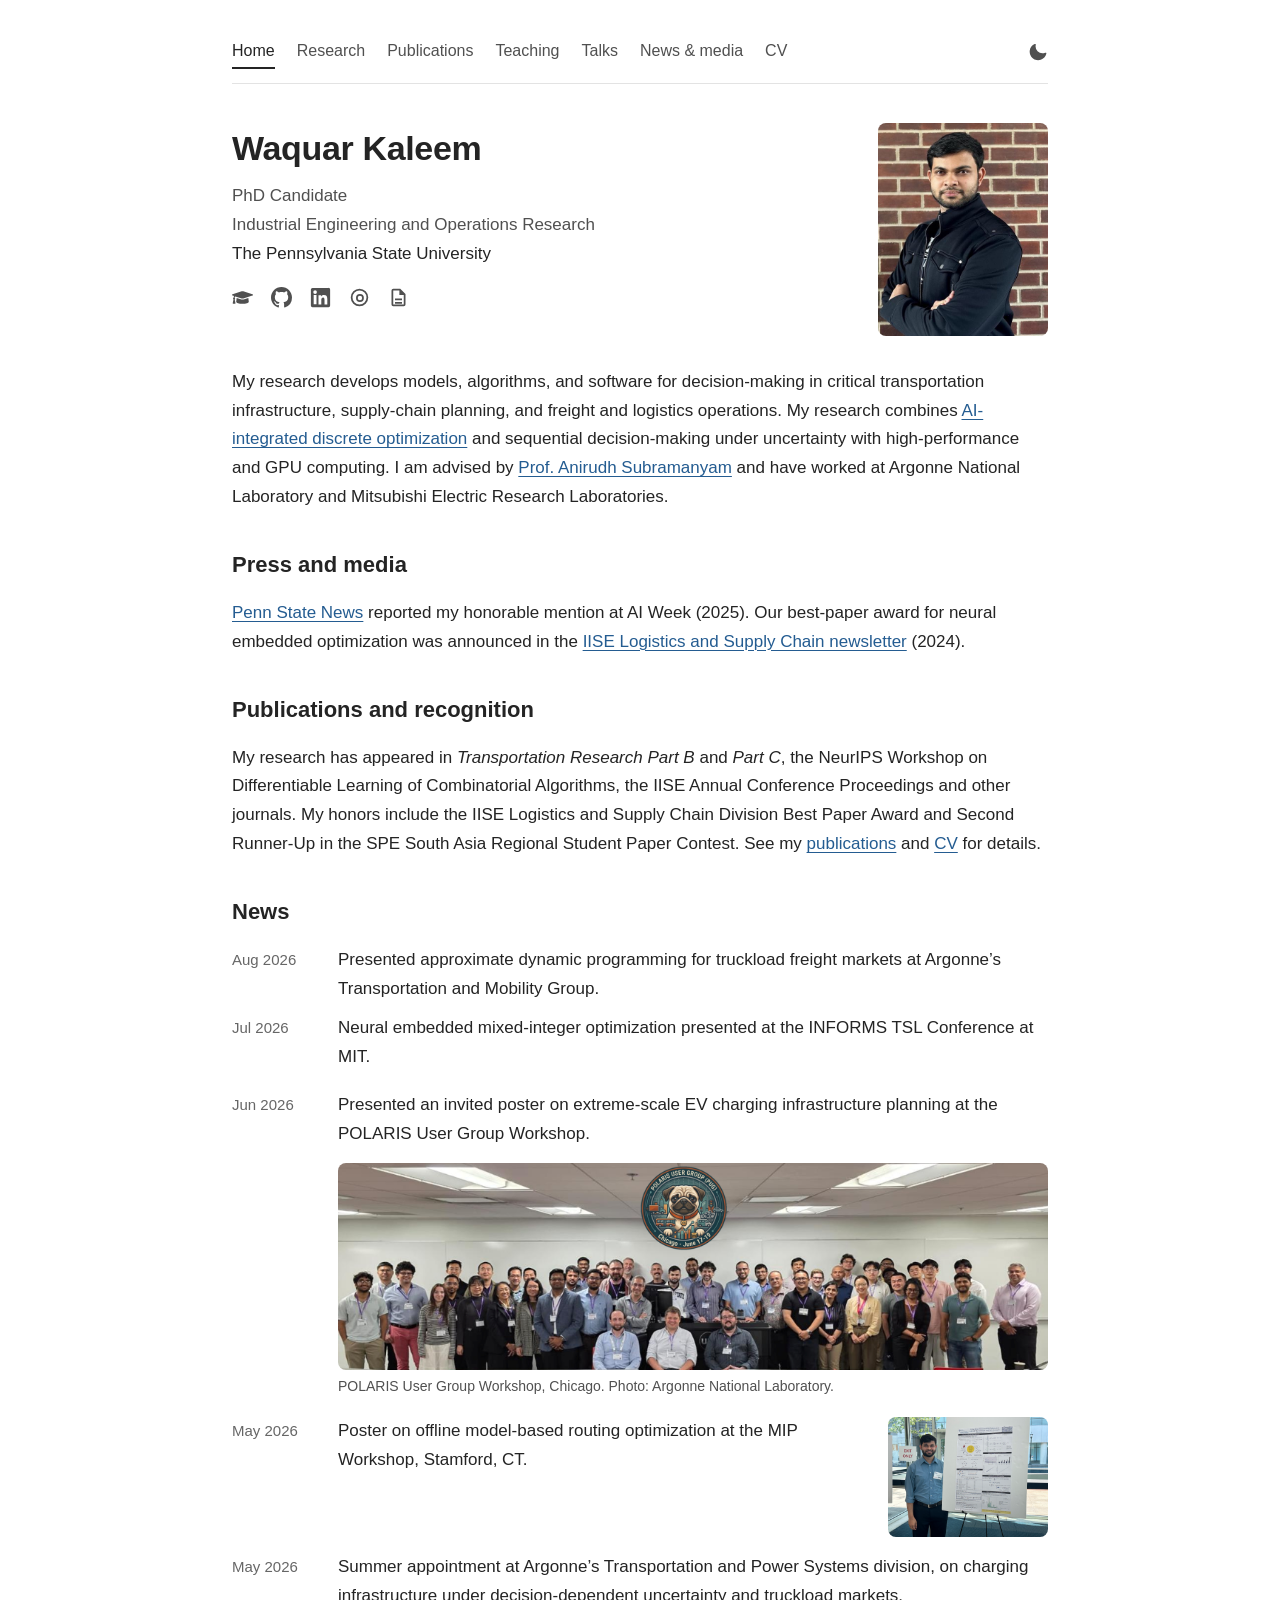
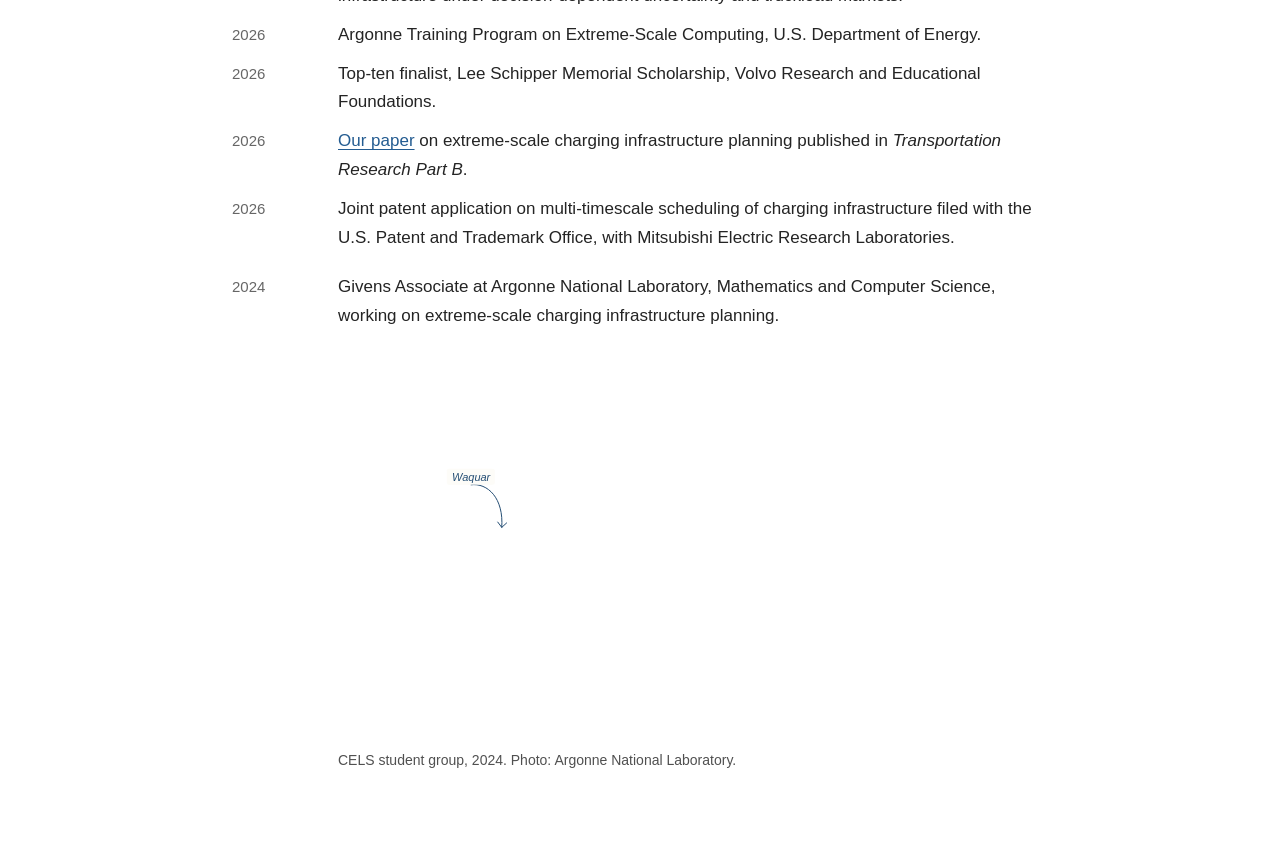
<file: index.html>
<!DOCTYPE html>
<html lang="en">
<head>
    <meta charset="UTF-8">
    <meta name="viewport" content="width=device-width, initial-scale=1.0">
    <meta name="color-scheme" content="light">
    <script>
        /* We resolve the theme before first paint so the page never flashes the wrong one. */
        (function () {
            var stored = null;
            try { stored = localStorage.getItem("theme"); } catch (e) {}
            document.documentElement.setAttribute("data-theme", stored === "dark" ? "dark" : "light");
        })();
    </script>
    <title>Waquar Kaleem</title>
    <meta name="description" content="Waquar Kaleem, PhD candidate at The Pennsylvania State University. Models, algorithms, and software for AI-integrated discrete optimization and sequential decision-making under uncertainty, using high-performance and GPU computing for critical transportation infrastructure, supply-chain planning, and freight and logistics operations.">
    <meta name="author" content="Waquar Kaleem">
    <meta name="robots" content="index,follow">
    <link rel="canonical" href="https://wkaleem.github.io/">

    <meta property="og:type" content="profile">
    <meta property="og:title" content="Waquar Kaleem">
    <meta property="og:description" content="Waquar Kaleem, PhD candidate at The Pennsylvania State University. Models, algorithms, and software for AI-integrated discrete optimization and sequential decision-making under uncertainty, using high-performance and GPU computing for critical transportation infrastructure, supply-chain planning, and freight and logistics operations.">
    <meta property="og:url" content="https://wkaleem.github.io/">
    <meta property="og:site_name" content="Waquar Kaleem">

    <meta property="og:image" content="https://wkaleem.github.io/og.png">
    <meta property="og:image:width" content="1200">
    <meta property="og:image:height" content="630">
    <meta property="og:image:alt" content="Waquar Kaleem, PhD Candidate in Industrial Engineering and Operations Research at The Pennsylvania State University">
    <meta property="og:locale" content="en_US">

    <meta name="twitter:card" content="summary_large_image">
    <meta name="twitter:image" content="https://wkaleem.github.io/og.png">
    <meta name="twitter:title" content="Waquar Kaleem">
    <meta name="twitter:description" content="Waquar Kaleem, PhD candidate at The Pennsylvania State University. Models, algorithms, and software for AI-integrated discrete optimization and sequential decision-making under uncertainty, using high-performance and GPU computing for critical transportation infrastructure, supply-chain planning, and freight and logistics operations.">

    <script type="application/ld+json">
    {
        "@context": "https://schema.org",
        "@type": "Person",
        "name": "Waquar Kaleem",
        "givenName": "Waquar",
        "familyName": "Kaleem",
        "url": "https://wkaleem.github.io",
        "jobTitle": "PhD Candidate",
        "email": "mailto:wzk5140@psu.edu",
        "affiliation": {
            "@type": "CollegeOrUniversity",
            "name": "The Pennsylvania State University",
            "url": "https://www.psu.edu",
            "department": {
                "@type": "Organization",
                "name": "Harold and Inge Marcus Department of Industrial and Manufacturing Engineering"
            }
        },
        "knowsAbout": [
            "Operations Research",
            "Machine Learning",
            "High-Performance Computing",
            "GPU Computing",
            "Mathematical Optimization",
            "Mixed-Integer Programming",
            "Sequential Decision Making",
            "Approximate Dynamic Programming",
            "Distributionally Robust Optimization",
            "Vehicle Routing",
            "Facility Location",
            "Transportation",
            "Logistics",
            "Supply Chain"
        ],
        "sameAs": [
            "https://github.com/wkaleem",
            "https://scholar.google.com/citations?user=F8d4AS4AAAAJ",
            "https://www.linkedin.com/in/waquarkaleem",
            "https://openreview.net/profile?id=~Waquar_Kaleem1"
        ]
    }
    </script>

    <link rel="icon" href="data:image/svg+xml,%3Csvg%20xmlns%3D%22http%3A%2F%2Fwww.w3.org%2F2000%2Fsvg%22%20viewBox%3D%220%200%2032%2032%22%3E%3Crect%20width%3D%2232%22%20height%3D%2232%22%20rx%3D%224%22%20fill%3D%22%230a4a8f%22%2F%3E%3Ctext%20x%3D%2216%22%20y%3D%2222%22%20text-anchor%3D%22middle%22%20font-family%3D%22Georgia%2Cserif%22%20font-size%3D%2214%22%20fill%3D%22%23fdfcf8%22%3EWK%3C%2Ftext%3E%3C%2Fsvg%3E">
    <link rel="stylesheet" href="/style.css?v=5328eb012a">
</head>
<body>

    <a class="skip" href="#main">Skip to content</a>

    <nav class="topnav" aria-label="Site sections">
        <span class="links"><a href="/" class="here" aria-current="page">Home</a><a href="/research/">Research</a><a href="/publications/">Publications</a><a href="/teaching/">Teaching</a><a href="/talks/">Talks</a><a href="/news/">News &amp; media</a><a href="/Waquar_Kaleem_CV.pdf">CV<span class="visually-hidden"> (pdf)</span></a></span>
        <span class="right"><button type="button" id="theme-toggle" class="linkbtn"><svg class="i-moon" xmlns="http://www.w3.org/2000/svg" viewBox="0 0 24 24" aria-hidden="true"><path fill="currentColor" d="M21.64 13a1 1 0 0 0-1.05-.14 8.05 8.05 0 0 1-3.37.73 8.15 8.15 0 0 1-8.14-8.1 8.59 8.59 0 0 1 .25-2A1 1 0 0 0 8 2.36a10.14 10.14 0 1 0 14 11.69 1 1 0 0 0-.36-1.05Z"/></svg><svg class="i-sun" xmlns="http://www.w3.org/2000/svg" viewBox="0 0 24 24" aria-hidden="true"><path fill="currentColor" d="M12 17a5 5 0 1 1 0-10 5 5 0 0 1 0 10Zm0-2a3 3 0 1 0 0-6 3 3 0 0 0 0 6ZM12 3a1 1 0 0 1 1 1v1a1 1 0 0 1-2 0V4a1 1 0 0 1 1-1Zm0 16a1 1 0 0 1 1 1v1a1 1 0 0 1-2 0v-1a1 1 0 0 1 1-1ZM4 11h1a1 1 0 0 1 0 2H4a1 1 0 0 1 0-2Zm15 0h1a1 1 0 0 1 0 2h-1a1 1 0 0 1 0-2ZM5.64 4.22l.71.71A1 1 0 0 1 4.93 6.34l-.71-.71a1 1 0 0 1 1.42-1.41ZM17.66 16.24l.71.71a1 1 0 0 1-1.41 1.41l-.71-.71a1 1 0 0 1 1.41-1.41ZM19.07 4.22a1 1 0 0 1 0 1.41l-.71.71a1 1 0 1 1-1.41-1.41l.71-.71a1 1 0 0 1 1.41 0ZM6.34 17.66a1 1 0 0 1 0 1.41l-.71.71a1 1 0 0 1-1.41-1.41l.71-.71a1 1 0 0 1 1.41 0Z"/></svg><span class="visually-hidden">dark mode</span></button></span>
    </nav>

    <div class="shell">
    <header class="head">
        <img class="portrait" src="/portrait.jpg" width="480" height="600"
             alt="Waquar Kaleem" fetchpriority="high" decoding="async">
        <h1>Waquar Kaleem</h1>
        <p class="role">PhD Candidate</p>
        <p class="role">Industrial Engineering and Operations Research</p>
        <p class="where">The Pennsylvania State University</p>
        <ul class="profile">
            <li><a href="https://scholar.google.com/citations?hl=en&amp;user=F8d4AS4AAAAJ&amp;view_op=list_works&amp;sortby=pubdate"><svg xmlns="http://www.w3.org/2000/svg" viewBox="0 0 640 512" aria-hidden="true"><path fill="currentColor" d="M622.34 153.2L343.4 67.5c-15.2-4.67-31.6-4.67-46.79 0L17.66 153.2c-23.54 7.23-23.54 38.36 0 45.59l48.63 14.94c-10.67 13.19-17.23 29.28-17.88 46.9C38.78 266.15 32 276.11 32 288c0 10.78 5.68 19.85 13.86 25.65L20.33 428.53C18.11 438.52 25.71 448 35.94 448h56.11c10.24 0 17.84-9.48 15.62-19.47L82.14 313.65C90.32 307.85 96 298.78 96 288c0-11.57-6.47-21.25-15.66-26.87c.76-15.02 8.44-28.3 20.69-36.72L296.6 284.5c9.06 2.78 26.44 6.25 46.79 0l278.95-85.7c23.55-7.24 23.55-38.36 0-45.6zM352.79 315.09c-28.53 8.76-52.84 3.92-65.59 0l-145.02-44.55L128 384c0 35.35 85.96 64 192 64s192-28.65 192-64l-14.18-113.47l-145.03 44.56z"/></svg><span class="visually-hidden">Google Scholar</span></a></li>
            <li><a href="https://github.com/wkaleem"><svg xmlns="http://www.w3.org/2000/svg" viewBox="0 0 24 24" aria-hidden="true"><path fill="currentColor" fill-rule="evenodd" d="M12 0C5.37 0 0 5.37 0 12c0 5.31 3.435 9.795 8.205 11.385c.6.105.825-.255.825-.57c0-.285-.015-1.23-.015-2.235c-3.015.555-3.795-.735-4.035-1.41c-.135-.345-.72-1.41-1.23-1.695c-.42-.225-1.02-.78-.015-.795c.945-.015 1.62.87 1.845 1.23c1.08 1.815 2.805 1.305 3.495.99c.105-.78.42-1.305.765-1.605c-2.67-.3-5.46-1.335-5.46-5.925c0-1.305.465-2.385 1.23-3.225c-.12-.3-.54-1.53.12-3.18c0 0 1.005-.315 3.3 1.23c.96-.27 1.98-.405 3-.405s2.04.135 3 .405c2.295-1.56 3.3-1.23 3.3-1.23c.66 1.65.24 2.88.12 3.18c.765.84 1.23 1.905 1.23 3.225c0 4.605-2.805 5.625-5.475 5.925c.435.375.81 1.095.81 2.22c0 1.605-.015 2.895-.015 3.3c0 .315.225.69.825.57A12.02 12.02 0 0 0 24 12c0-6.63-5.37-12-12-12Z" clip-rule="evenodd"/></svg><span class="visually-hidden">GitHub</span></a></li>
            <li><a href="https://www.linkedin.com/in/waquarkaleem"><svg xmlns="http://www.w3.org/2000/svg" viewBox="0 0 24 24" aria-hidden="true"><path fill="currentColor" fill-rule="evenodd" d="M1 2.838A1.838 1.838 0 0 1 2.838 1H21.16A1.837 1.837 0 0 1 23 2.838V21.16A1.838 1.838 0 0 1 21.161 23H2.838A1.838 1.838 0 0 1 1 21.161V2.838Zm8.708 6.55h2.979v1.496c.43-.86 1.53-1.634 3.183-1.634c3.169 0 3.92 1.713 3.92 4.856v5.822h-3.207v-5.106c0-1.79-.43-2.8-1.522-2.8c-1.515 0-2.145 1.089-2.145 2.8v5.106H9.708V9.388Zm-5.5 10.403h3.208V9.25H4.208v10.54ZM7.875 5.812a2.063 2.063 0 1 1-4.125 0a2.063 2.063 0 0 1 4.125 0Z" clip-rule="evenodd"/></svg><span class="visually-hidden">LinkedIn</span></a></li>
            <li><a href="https://openreview.net/profile?id=~Waquar_Kaleem1"><svg xmlns="http://www.w3.org/2000/svg" viewBox="0 0 24 24" aria-hidden="true"><path fill="currentColor" d="M12 2a10 10 0 1 0 10 10A10 10 0 0 0 12 2Zm0 18a8 8 0 1 1 8-8a8 8 0 0 1-8 8Zm.5-12a4.5 4.5 0 1 0 0 9a4.5 4.5 0 0 0 0-9Zm0 7a2.5 2.5 0 1 1 0-5a2.5 2.5 0 0 1 0 5Z"/></svg><span class="visually-hidden">OpenReview</span></a></li>
            <li><a href="/Waquar_Kaleem_CV.pdf"><svg xmlns="http://www.w3.org/2000/svg" viewBox="0 0 24 24" aria-hidden="true"><path fill="currentColor" d="M14 2H6a2 2 0 0 0-2 2v16a2 2 0 0 0 2 2h12a2 2 0 0 0 2-2V8l-6-6Zm4 18H6V4h7v5h5v11ZM8 13h8v2H8v-2Zm0 4h8v2H8v-2Z"/></svg><span class="visually-hidden">Curriculum vitae</span></a></li>
        </ul>
    </header>
    <main id="main" tabindex="-1">
    <div class="intro">
        <p>My research develops models, algorithms, and software for decision-making in critical transportation infrastructure, supply-chain planning, and freight and logistics operations. My research combines <a href="https://arxiv.org/pdf/2412.05665">AI-integrated discrete optimization</a> and sequential decision-making under uncertainty with high-performance and GPU computing. I am advised by <a href="https://www.ime.psu.edu/department/directory-detail-g.aspx?q=azs7266">Prof. Anirudh Subramanyam</a> and have worked at Argonne National Laboratory and Mitsubishi Electric Research Laboratories.</p>
    </div>

    <section id="media" aria-labelledby="media-heading">
        <h2 id="media-heading">Press and media</h2>
        <p><a href="https://www.psu.edu/news/institute-computational-and-data-sciences/story/ai-week-spotlights-student-faculty-research">Penn State News</a> reported my honorable mention at AI Week (2025). Our best-paper award for neural embedded optimization was announced in the <a href="https://myemail.constantcontact.com/May-2024-LSC-News.html?soid=1101700049774&amp;aid=65f2qf6TRE8">IISE Logistics and Supply Chain newsletter</a> (2024).</p>
    </section>

    <section id="recognition" aria-labelledby="recognition-heading">
        <h2 id="recognition-heading">Publications and recognition</h2>
        <p>My research has appeared in <span class="venue">Transportation Research Part B</span> and <span class="venue">Part C</span>, the NeurIPS Workshop on Differentiable Learning of Combinatorial Algorithms, the IISE Annual Conference Proceedings and other journals. My honors include the IISE Logistics and Supply Chain Division Best Paper Award and Second Runner-Up in the SPE South Asia Regional Student Paper Contest. See my <a href="/publications/">publications</a> and <a href="/Waquar_Kaleem_CV.pdf">CV</a> for details.</p>
    </section>

    <section id="news">
        <h2>News</h2>
        <ul class="news news--preview">
    <li><span class="when">Aug 2026</span><span class="what">Presented approximate dynamic programming for truckload freight markets at Argonne&rsquo;s Transportation and Mobility Group.</span></li>
    <li><span class="when">Jul 2026</span><span class="what">Neural embedded mixed-integer optimization presented at the INFORMS TSL Conference at MIT.</span></li>
    <li class="news-with-group-photo" id="polaris-2026"><span class="when">Jun 2026</span><span class="what">Presented an invited poster on extreme-scale EV charging infrastructure planning at the POLARIS User Group Workshop.</span>
        <figure class="news-group-photo">
            <a class="event-photo" href="/assets/photos/polaris-user-group-2026.png" aria-label="Open the full-resolution POLARIS User Group Workshop photo">
                <img src="/assets/photos/polaris-user-group-2026.png" width="1920" height="559" alt="Participants at the 2026 POLARIS User Group Workshop." loading="lazy" decoding="async">
            </a>
            <figcaption>POLARIS User Group Workshop, Chicago. Photo: Argonne National Laboratory.</figcaption>
        </figure>
    </li>
    <li class="news-with-photo" id="mip-workshop-2026"><span class="when">May 2026</span><span class="what">Poster on offline model-based routing optimization at the MIP Workshop, Stamford, CT.</span>
        <a class="event-photo" href="/assets/photos/mip-workshop-2026.jpg" aria-label="View the full photo from the MIP Workshop"><img src="/assets/photos/mip-workshop-2026.jpg" width="4032" height="3024" alt="Waquar beside his routing-optimization poster at the 2026 MIP Workshop." loading="lazy" decoding="async"></a>
    </li>
    <li><span class="when">May 2026</span><span class="what">Summer appointment at Argonne&rsquo;s Transportation and Power Systems division, on charging infrastructure under decision-dependent uncertainty and truckload markets.</span></li>
    <li><span class="when">2026</span><span class="what">Argonne Training Program on Extreme-Scale Computing, U.S. Department of Energy.</span></li>
    <li><span class="when">2026</span><span class="what">Top-ten finalist, Lee Schipper Memorial Scholarship, Volvo Research and Educational Foundations.</span></li>
    <li><span class="when">2026</span><span class="what"><a href="https://doi.org/10.1016/j.trb.2026.103403">Our paper</a> on extreme-scale charging infrastructure planning published in <span class="venue">Transportation Research Part B</span>.</span></li>
    <li><span class="when">2026</span><span class="what">Joint patent application on multi-timescale scheduling of charging infrastructure filed with the U.S. Patent and Trademark Office, with Mitsubishi Electric Research Laboratories.</span></li>
    <li class="news-with-group-photo" id="argonne-2024"><span class="when">2024</span><span class="what">Givens Associate at Argonne National Laboratory, Mathematics and Computer Science, working on extreme-scale charging infrastructure planning.</span>
        <figure class="news-group-photo">
            <a class="event-photo annotated-photo" href="/assets/photos/argonne-cels-2024-print.jpg" aria-label="Open the full-resolution Argonne group photo">
                <img src="/assets/photos/argonne-cels-2024.jpg" width="1600" height="900" alt="The 2024 CELS student group outside Argonne's TCS Conference Center. Waquar is marked near the left side." loading="lazy" decoding="async">
                <svg class="photo-pointer" viewBox="0 0 1600 900" aria-hidden="true" focusable="false">
                    <path class="photo-pointer-halo" d="M 300,315 C 337,310 374,345 369,411 M 360,399 L 369,411 L 380,401"/>
                    <path d="M 300,315 C 337,310 374,345 369,411 M 360,399 L 369,411 L 380,401"/>
                </svg>
                <span class="photo-label" aria-hidden="true">Waquar</span>
            </a>
            <figcaption>CELS student group, 2024. Photo: Argonne National Laboratory.</figcaption>
        </figure>
    </li>
        </ul>
    </section>




    </main>
    </div>
    <script src="/site.js?v=53a0e922b8"></script>

</body>
</html>
</file>
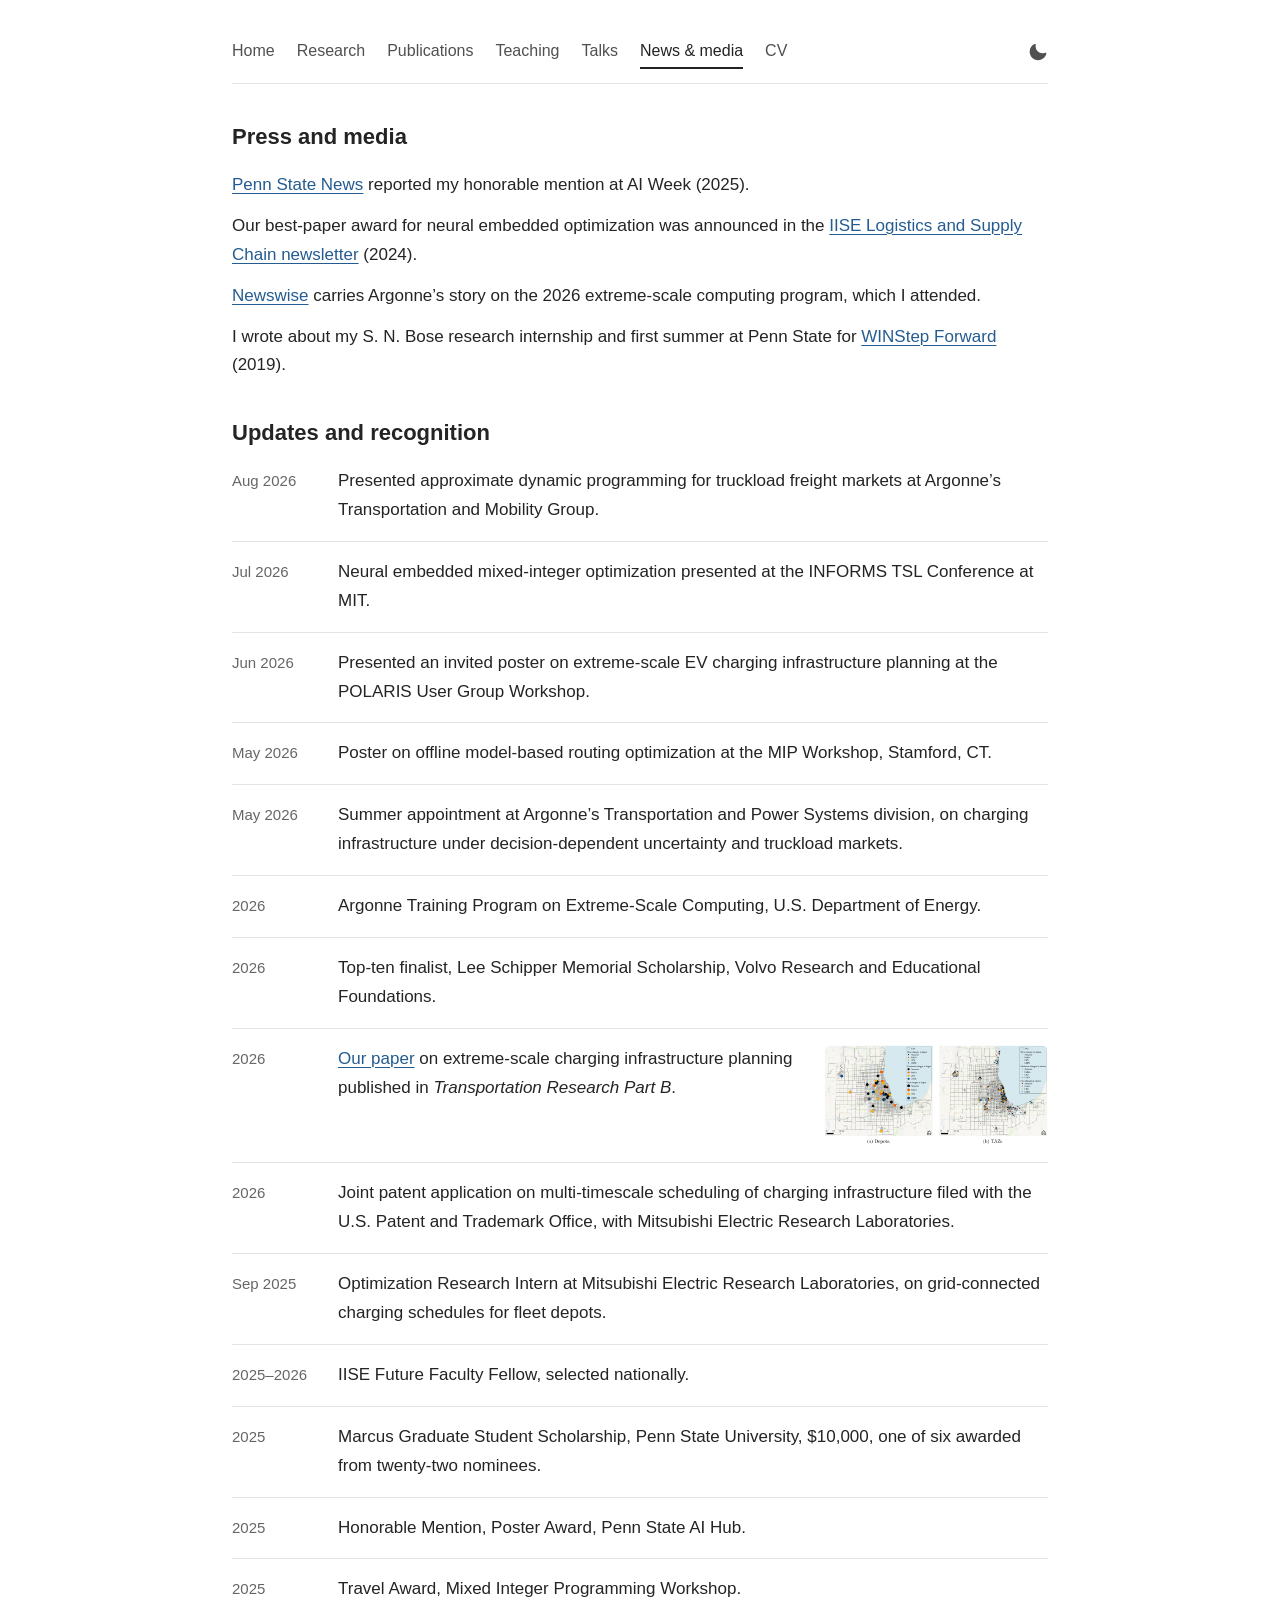
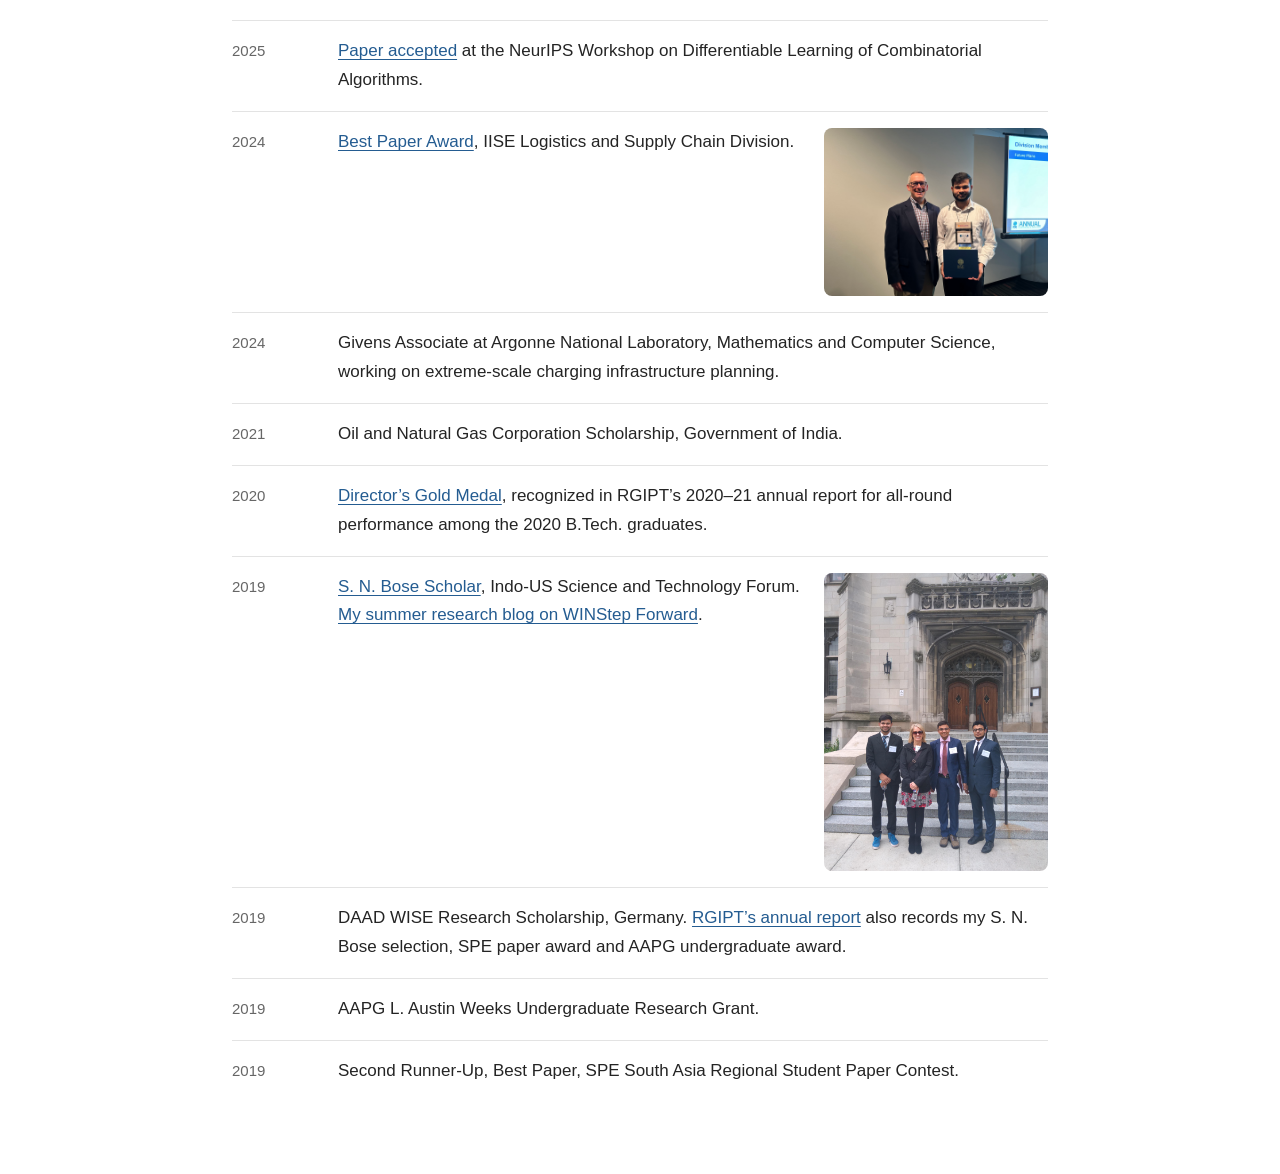
<file: news/index.html>
<!DOCTYPE html>
<html lang="en">
<head>
    <meta charset="UTF-8">
    <meta name="viewport" content="width=device-width, initial-scale=1.0">
    <meta name="color-scheme" content="light">
    <script>
        /* We resolve the theme before first paint so the page never flashes the wrong one. */
        (function () {
            var stored = null;
            try { stored = localStorage.getItem("theme"); } catch (e) {}
            document.documentElement.setAttribute("data-theme", stored === "dark" ? "dark" : "light");
        })();
    </script>
    <title>News and media &mdash; Waquar Kaleem</title>
    <meta name="description" content="Media coverage, research updates, honors and awards for Waquar Kaleem.">
    <meta name="author" content="Waquar Kaleem">
    <meta name="robots" content="index,follow">
    <link rel="canonical" href="https://wkaleem.github.io/news/">

    <meta property="og:type" content="article">
    <meta property="og:title" content="News and media">
    <meta property="og:description" content="Media coverage, research updates, honors and awards for Waquar Kaleem.">
    <meta property="og:url" content="https://wkaleem.github.io/news/">
    <meta property="og:site_name" content="Waquar Kaleem">

    <meta property="og:image" content="https://wkaleem.github.io/og.png">
    <meta property="og:image:width" content="1200">
    <meta property="og:image:height" content="630">
    <meta property="og:image:alt" content="Waquar Kaleem, PhD Candidate in Industrial Engineering and Operations Research at The Pennsylvania State University">
    <meta property="og:locale" content="en_US">

    <meta name="twitter:card" content="summary_large_image">
    <meta name="twitter:image" content="https://wkaleem.github.io/og.png">
    <meta name="twitter:title" content="News and media">
    <meta name="twitter:description" content="Media coverage, research updates, honors and awards for Waquar Kaleem.">

    <link rel="icon" href="data:image/svg+xml,%3Csvg%20xmlns%3D%22http%3A%2F%2Fwww.w3.org%2F2000%2Fsvg%22%20viewBox%3D%220%200%2032%2032%22%3E%3Crect%20width%3D%2232%22%20height%3D%2232%22%20rx%3D%224%22%20fill%3D%22%230a4a8f%22%2F%3E%3Ctext%20x%3D%2216%22%20y%3D%2222%22%20text-anchor%3D%22middle%22%20font-family%3D%22Georgia%2Cserif%22%20font-size%3D%2214%22%20fill%3D%22%23fdfcf8%22%3EWK%3C%2Ftext%3E%3C%2Fsvg%3E">
    <link rel="stylesheet" href="/style.css?v=5328eb012a">
</head>
<body>

    <a class="skip" href="#main">Skip to content</a>

    <nav class="topnav" aria-label="Site sections">
        <span class="links"><a href="/">Home</a><a href="/research/">Research</a><a href="/publications/">Publications</a><a href="/teaching/">Teaching</a><a href="/talks/">Talks</a><a href="/news/" class="here" aria-current="page">News &amp; media</a><a href="/Waquar_Kaleem_CV.pdf">CV<span class="visually-hidden"> (pdf)</span></a></span>
        <span class="right"><button type="button" id="theme-toggle" class="linkbtn"><svg class="i-moon" xmlns="http://www.w3.org/2000/svg" viewBox="0 0 24 24" aria-hidden="true"><path fill="currentColor" d="M21.64 13a1 1 0 0 0-1.05-.14 8.05 8.05 0 0 1-3.37.73 8.15 8.15 0 0 1-8.14-8.1 8.59 8.59 0 0 1 .25-2A1 1 0 0 0 8 2.36a10.14 10.14 0 1 0 14 11.69 1 1 0 0 0-.36-1.05Z"/></svg><svg class="i-sun" xmlns="http://www.w3.org/2000/svg" viewBox="0 0 24 24" aria-hidden="true"><path fill="currentColor" d="M12 17a5 5 0 1 1 0-10 5 5 0 0 1 0 10Zm0-2a3 3 0 1 0 0-6 3 3 0 0 0 0 6ZM12 3a1 1 0 0 1 1 1v1a1 1 0 0 1-2 0V4a1 1 0 0 1 1-1Zm0 16a1 1 0 0 1 1 1v1a1 1 0 0 1-2 0v-1a1 1 0 0 1 1-1ZM4 11h1a1 1 0 0 1 0 2H4a1 1 0 0 1 0-2Zm15 0h1a1 1 0 0 1 0 2h-1a1 1 0 0 1 0-2ZM5.64 4.22l.71.71A1 1 0 0 1 4.93 6.34l-.71-.71a1 1 0 0 1 1.42-1.41ZM17.66 16.24l.71.71a1 1 0 0 1-1.41 1.41l-.71-.71a1 1 0 0 1 1.41-1.41ZM19.07 4.22a1 1 0 0 1 0 1.41l-.71.71a1 1 0 1 1-1.41-1.41l.71-.71a1 1 0 0 1 1.41 0ZM6.34 17.66a1 1 0 0 1 0 1.41l-.71.71a1 1 0 0 1-1.41-1.41l.71-.71a1 1 0 0 1 1.41 0Z"/></svg><span class="visually-hidden">dark mode</span></button></span>
    </nav>

    <div class="shell">
    <main id="main" tabindex="-1">
        <h1 class="visually-hidden">News and media</h1>
        <section id="media" aria-labelledby="media-heading">
            <h2 id="media-heading">Press and media</h2>
            <p><a href="https://www.psu.edu/news/institute-computational-and-data-sciences/story/ai-week-spotlights-student-faculty-research">Penn State News</a> reported my honorable mention at AI Week (2025).</p>
            <p>Our best-paper award for neural embedded optimization was announced in the <a href="https://myemail.constantcontact.com/May-2024-LSC-News.html?soid=1101700049774&amp;aid=65f2qf6TRE8">IISE Logistics and Supply Chain newsletter</a> (2024).</p>
            <p><a href="https://www.newswise.com/doescience/argonne-extreme-scale-computing-workshop-provides-hands-on-experience-with-supercomputers-and-ai">Newswise</a> carries Argonne&rsquo;s story on the 2026 extreme-scale computing program, which I attended.</p>
            <p>I wrote about my S. N. Bose research internship and first summer at Penn State for <a href="https://www.winstepforward.org/blog/2019/08/waquar-kaleem-summer-2019-blog/">WINStep Forward</a> (2019).</p>
        </section>

        <h2 id="updates">Updates and recognition</h2>
        <ul class="news news--archive">
    <li><span class="when">Aug 2026</span><span class="what">Presented approximate dynamic programming for truckload freight markets at Argonne&rsquo;s Transportation and Mobility Group.</span></li>
    <li><span class="when">Jul 2026</span><span class="what">Neural embedded mixed-integer optimization presented at the INFORMS TSL Conference at MIT.</span></li>
    <li id="polaris-2026"><span class="when">Jun 2026</span><span class="what">Presented an invited poster on extreme-scale EV charging infrastructure planning at the POLARIS User Group Workshop.</span>
    </li>
    <li id="mip-workshop-2026"><span class="when">May 2026</span><span class="what">Poster on offline model-based routing optimization at the MIP Workshop, Stamford, CT.</span></li>
    <li><span class="when">May 2026</span><span class="what">Summer appointment at Argonne&rsquo;s Transportation and Power Systems division, on charging infrastructure under decision-dependent uncertainty and truckload markets.</span></li>
    <li><span class="when">2026</span><span class="what">Argonne Training Program on Extreme-Scale Computing, U.S. Department of Energy.</span></li>
    <li><span class="when">2026</span><span class="what">Top-ten finalist, Lee Schipper Memorial Scholarship, Volvo Research and Educational Foundations.</span></li>
    <li class="news-with-photo" id="charging-paper-2026"><span class="when">2026</span><span class="what"><a href="https://doi.org/10.1016/j.trb.2026.103403">Our paper</a> on extreme-scale charging infrastructure planning published in <span class="venue">Transportation Research Part B</span>.</span>
        <a class="event-photo event-photo--figure" href="/research/exascale-gpu/" aria-label="Read the research behind the Chicago charging-network maps"><img src="/assets/research/chicago-charging-network.png" width="1600" height="725" alt="Charging stations selected in the Chicago case study." loading="lazy" decoding="async"></a>
    </li>
    <li><span class="when">2026</span><span class="what">Joint patent application on multi-timescale scheduling of charging infrastructure filed with the U.S. Patent and Trademark Office, with Mitsubishi Electric Research Laboratories.</span></li>
    <li><span class="when">Sep 2025</span><span class="what">Optimization Research Intern at Mitsubishi Electric Research Laboratories, on grid-connected charging schedules for fleet depots.</span></li>
    <li><span class="when">2025&ndash;2026</span><span class="what">IISE Future Faculty Fellow, selected nationally.</span></li>
    <li><span class="when">2025</span><span class="what">Marcus Graduate Student Scholarship, Penn State University, $10,000, one of six awarded from twenty-two nominees.</span></li>
    <li><span class="when">2025</span><span class="what">Honorable Mention, Poster Award, Penn State AI Hub.</span></li>
    <li><span class="when">2025</span><span class="what">Travel Award, Mixed Integer Programming Workshop.</span></li>
    <li><span class="when">2025</span><span class="what"><a href="https://openreview.net/forum?id=WCILzWMXq9">Paper accepted</a> at the NeurIPS Workshop on Differentiable Learning of Combinatorial Algorithms.</span></li>
    <li class="news-with-photo" id="iise-award-2024"><span class="when">2024</span><span class="what"><a href="https://doi.org/10.21872/2024iise_6627">Best Paper Award</a>, IISE Logistics and Supply Chain Division.</span>
        <a class="event-photo" href="/assets/photos/iise-award-2024.jpg" aria-label="View the full photo from the IISE award presentation"><img src="/assets/photos/iise-award-2024.jpg" width="4032" height="3024" alt="Waquar holding an IISE award folder at the 2024 Annual Conference." loading="lazy" decoding="async"></a>
    </li>
    <li id="argonne-2024"><span class="when">2024</span><span class="what">Givens Associate at Argonne National Laboratory, Mathematics and Computer Science, working on extreme-scale charging infrastructure planning.</span>
    </li>
    <li><span class="when">2021</span><span class="what">Oil and Natural Gas Corporation Scholarship, Government of India.</span></li>
    <li><span class="when">2020</span><span class="what"><a href="https://www.rgipt.ac.in/pdf/Annual%20Report%202020-21.pdf#page=175">Director&rsquo;s Gold Medal</a>, recognized in RGIPT&rsquo;s 2020&ndash;21 annual report for all-round performance among the 2020 B.Tech. graduates.</span></li>
    <li class="news-with-photo" id="bose-2019"><span class="when">2019</span><span class="what"><a href="https://www.winstepforward.org/blog/2019/07/2019-sn-bose-scholar-announcements/">S.&nbsp;N. Bose Scholar</a>, Indo-US Science and Technology Forum. <a href="https://www.winstepforward.org/blog/2019/08/waquar-kaleem-summer-2019-blog/">My summer research blog on WINStep Forward</a>.</span>
        <a class="event-photo" href="/assets/photos/bose-program-2019.jpg" aria-label="View the full group photo from the 2019 S. N. Bose program"><img src="/assets/photos/bose-program-2019.jpg" width="3120" height="4160" alt="A group photograph from Waquar's 2019 S. N. Bose summer research blog." loading="lazy" decoding="async"></a>
    </li>
    <li><span class="when">2019</span><span class="what">DAAD WISE Research Scholarship, Germany. <a href="https://rgipt.ac.in/pdf/Annual-Report_FY2018-19.pdf#page=104">RGIPT&rsquo;s annual report</a> also records my S. N. Bose selection, SPE paper award and AAPG undergraduate award.</span></li>
    <li><span class="when">2019</span><span class="what">AAPG L. Austin Weeks Undergraduate Research Grant.</span></li>
    <li><span class="when">2019</span><span class="what">Second Runner-Up, Best Paper, SPE South Asia Regional Student Paper Contest.</span></li>
        </ul>
    </main>
    </div>
    <script src="/site.js?v=53a0e922b8"></script>

</body>
</html>
</file>
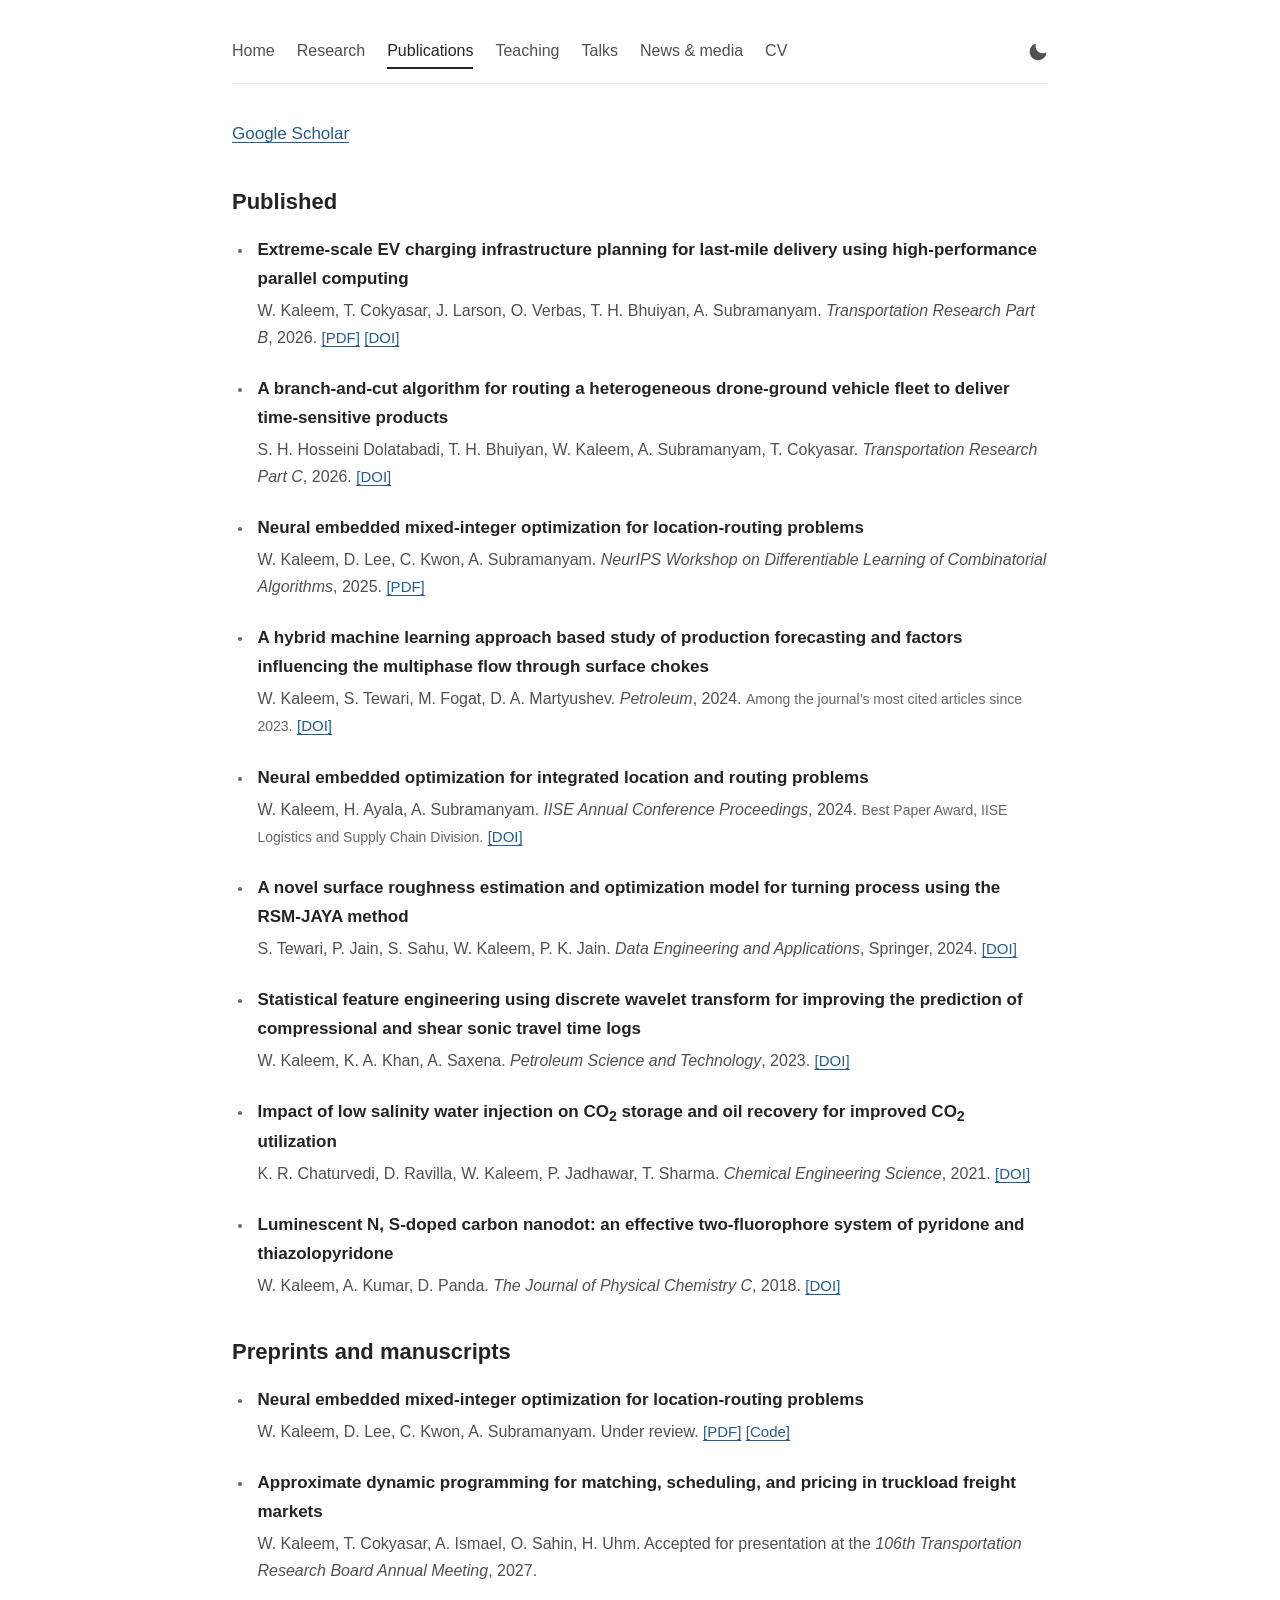
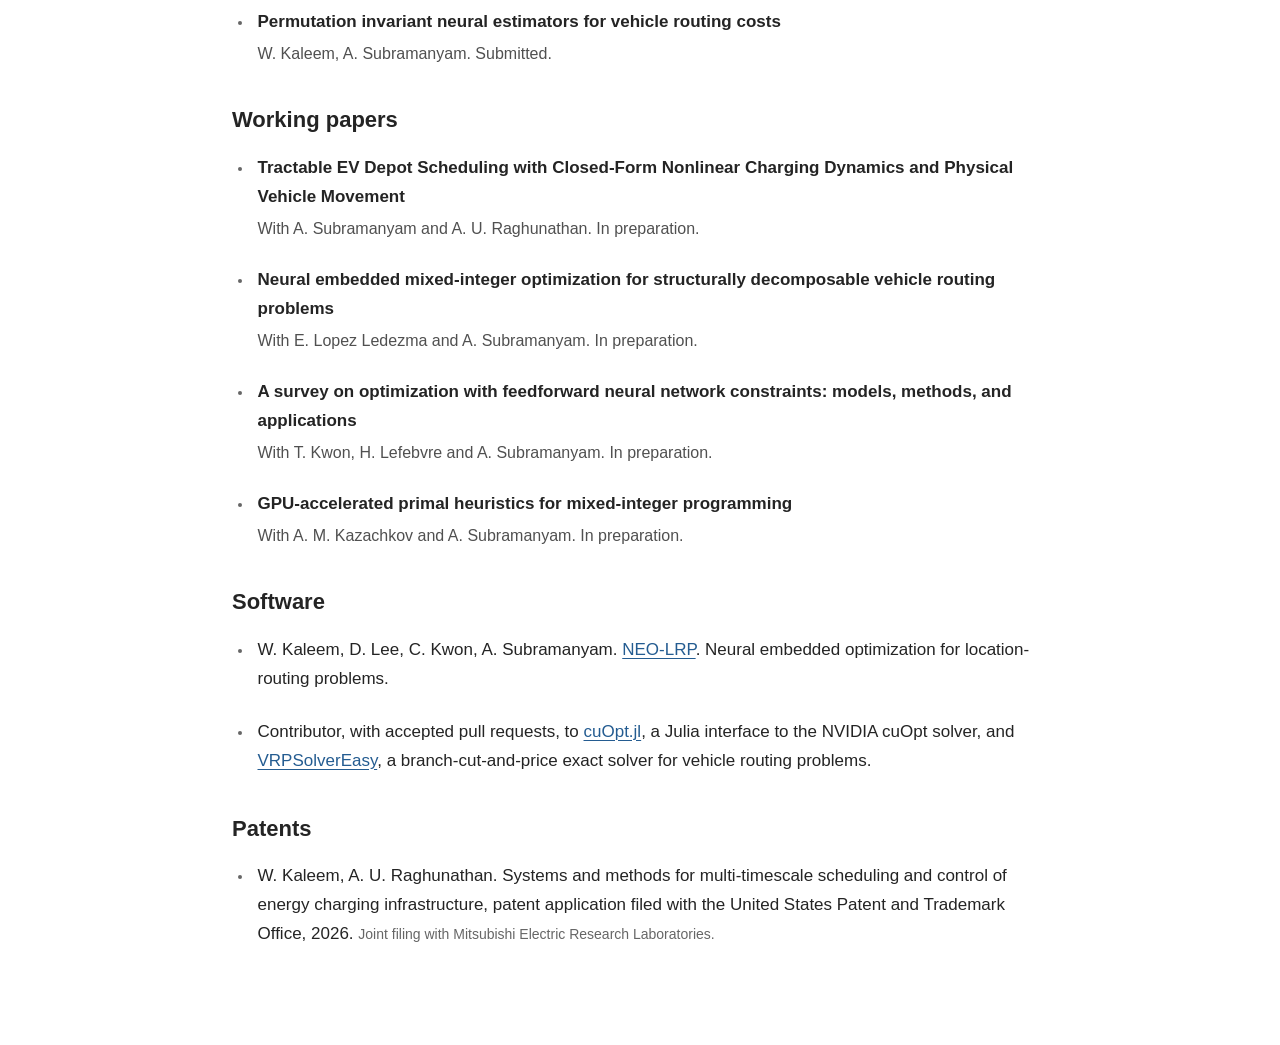
<file: publications/index.html>
<!DOCTYPE html>
<html lang="en">
<head>
    <meta charset="UTF-8">
    <meta name="viewport" content="width=device-width, initial-scale=1.0">
    <meta name="color-scheme" content="light">
    <script>
        /* We resolve the theme before first paint so the page never flashes the wrong one. */
        (function () {
            var stored = null;
            try { stored = localStorage.getItem("theme"); } catch (e) {}
            document.documentElement.setAttribute("data-theme", stored === "dark" ? "dark" : "light");
        })();
    </script>
    <title>Publications &mdash; Waquar Kaleem</title>
    <meta name="description" content="Refereed journal articles, conference papers, and software by Waquar Kaleem.">
    <meta name="author" content="Waquar Kaleem">
    <meta name="robots" content="index,follow">
    <link rel="canonical" href="https://wkaleem.github.io/publications/">

    <meta property="og:type" content="article">
    <meta property="og:title" content="Publications &mdash; Waquar Kaleem">
    <meta property="og:description" content="Refereed journal articles, conference papers, and software by Waquar Kaleem.">
    <meta property="og:url" content="https://wkaleem.github.io/publications/">
    <meta property="og:site_name" content="Waquar Kaleem">

    <meta property="og:image" content="https://wkaleem.github.io/og.png">
    <meta property="og:image:width" content="1200">
    <meta property="og:image:height" content="630">
    <meta property="og:image:alt" content="Waquar Kaleem, PhD Candidate in Industrial Engineering and Operations Research at The Pennsylvania State University">
    <meta property="og:locale" content="en_US">

    <meta name="twitter:card" content="summary_large_image">
    <meta name="twitter:image" content="https://wkaleem.github.io/og.png">
    <meta name="twitter:title" content="Publications &mdash; Waquar Kaleem">
    <meta name="twitter:description" content="Refereed journal articles, conference papers, and software by Waquar Kaleem.">

    <link rel="icon" href="data:image/svg+xml,%3Csvg%20xmlns%3D%22http%3A%2F%2Fwww.w3.org%2F2000%2Fsvg%22%20viewBox%3D%220%200%2032%2032%22%3E%3Crect%20width%3D%2232%22%20height%3D%2232%22%20rx%3D%224%22%20fill%3D%22%230a4a8f%22%2F%3E%3Ctext%20x%3D%2216%22%20y%3D%2222%22%20text-anchor%3D%22middle%22%20font-family%3D%22Georgia%2Cserif%22%20font-size%3D%2214%22%20fill%3D%22%23fdfcf8%22%3EWK%3C%2Ftext%3E%3C%2Fsvg%3E">
    <link rel="stylesheet" href="/style.css?v=5328eb012a">
</head>
<body>

    <a class="skip" href="#main">Skip to content</a>

    <nav class="topnav" aria-label="Site sections">
        <span class="links"><a href="/">Home</a><a href="/research/">Research</a><a href="/publications/" class="here" aria-current="page">Publications</a><a href="/teaching/">Teaching</a><a href="/talks/">Talks</a><a href="/news/">News &amp; media</a><a href="/Waquar_Kaleem_CV.pdf">CV<span class="visually-hidden"> (pdf)</span></a></span>
        <span class="right"><button type="button" id="theme-toggle" class="linkbtn"><svg class="i-moon" xmlns="http://www.w3.org/2000/svg" viewBox="0 0 24 24" aria-hidden="true"><path fill="currentColor" d="M21.64 13a1 1 0 0 0-1.05-.14 8.05 8.05 0 0 1-3.37.73 8.15 8.15 0 0 1-8.14-8.1 8.59 8.59 0 0 1 .25-2A1 1 0 0 0 8 2.36a10.14 10.14 0 1 0 14 11.69 1 1 0 0 0-.36-1.05Z"/></svg><svg class="i-sun" xmlns="http://www.w3.org/2000/svg" viewBox="0 0 24 24" aria-hidden="true"><path fill="currentColor" d="M12 17a5 5 0 1 1 0-10 5 5 0 0 1 0 10Zm0-2a3 3 0 1 0 0-6 3 3 0 0 0 0 6ZM12 3a1 1 0 0 1 1 1v1a1 1 0 0 1-2 0V4a1 1 0 0 1 1-1Zm0 16a1 1 0 0 1 1 1v1a1 1 0 0 1-2 0v-1a1 1 0 0 1 1-1ZM4 11h1a1 1 0 0 1 0 2H4a1 1 0 0 1 0-2Zm15 0h1a1 1 0 0 1 0 2h-1a1 1 0 0 1 0-2ZM5.64 4.22l.71.71A1 1 0 0 1 4.93 6.34l-.71-.71a1 1 0 0 1 1.42-1.41ZM17.66 16.24l.71.71a1 1 0 0 1-1.41 1.41l-.71-.71a1 1 0 0 1 1.41-1.41ZM19.07 4.22a1 1 0 0 1 0 1.41l-.71.71a1 1 0 1 1-1.41-1.41l.71-.71a1 1 0 0 1 1.41 0ZM6.34 17.66a1 1 0 0 1 0 1.41l-.71.71a1 1 0 0 1-1.41-1.41l.71-.71a1 1 0 0 1 1.41 0Z"/></svg><span class="visually-hidden">dark mode</span></button></span>
    </nav>

    <div class="shell">
    <main id="main" tabindex="-1">
    <h1 class="visually-hidden">Publications</h1>
    <p><a href="https://scholar.google.com/citations?hl=en&amp;user=F8d4AS4AAAAJ&amp;view_op=list_works&amp;sortby=pubdate">Google Scholar</a></p>

    <h2 id="published">Published</h2>
    <ul class="publications-list">
        <li>
            <span id="journal-articles"></span>
            <span class="paper-title">Extreme-scale EV charging infrastructure planning for last-mile delivery using high-performance parallel computing</span>
            <span class="paper-details"><span class="me">W. Kaleem</span>, T. Cokyasar, J. Larson, O. Verbas, T. H. Bhuiyan, A. Subramanyam. <span class="venue">Transportation Research Part B</span>, 2026. <a class="paper-link" href="https://arxiv.org/pdf/2502.05152" aria-label="PDF: Extreme-scale EV charging infrastructure planning for last-mile delivery using high-performance parallel computing">[PDF]</a> <a class="paper-link" href="https://doi.org/10.1016/j.trb.2026.103403" aria-label="DOI: Extreme-scale EV charging infrastructure planning for last-mile delivery using high-performance parallel computing">[DOI]</a></span>
        </li>
        <li>
            <span class="paper-title">A branch-and-cut algorithm for routing a heterogeneous drone-ground vehicle fleet to deliver time-sensitive products</span>
            <span class="paper-details">S. H. Hosseini Dolatabadi, T. H. Bhuiyan, <span class="me">W. Kaleem</span>, A. Subramanyam, T. Cokyasar. <span class="venue">Transportation Research Part C</span>, 2026. <a class="paper-link" href="https://doi.org/10.1016/j.trc.2025.105454" aria-label="DOI: A branch-and-cut algorithm for routing a heterogeneous drone-ground vehicle fleet to deliver time-sensitive products">[DOI]</a></span>
        </li>
        <li>
            <span id="conference-proceedings"></span>
            <span class="paper-title">Neural embedded mixed-integer optimization for location-routing problems</span>
            <span class="paper-details"><span class="me">W. Kaleem</span>, D. Lee, C. Kwon, A. Subramanyam. <span class="venue">NeurIPS Workshop on Differentiable Learning of Combinatorial Algorithms</span>, 2025. <a class="paper-link" href="https://openreview.net/pdf?id=WCILzWMXq9" aria-label="PDF: Neural embedded mixed-integer optimization for location-routing problems">[PDF]</a></span>
        </li>
        <li>
            <span class="paper-title">A hybrid machine learning approach based study of production forecasting and factors influencing the multiphase flow through surface chokes</span>
            <span class="paper-details"><span class="me">W. Kaleem</span>, S. Tewari, M. Fogat, D. A. Martyushev. <span class="venue">Petroleum</span>, 2024. <span class="tag">Among the journal&rsquo;s most cited articles since 2023.</span> <a class="paper-link" href="https://doi.org/10.1016/j.petlm.2023.06.001" aria-label="DOI: A hybrid machine learning approach based study of production forecasting and factors influencing the multiphase flow through surface chokes">[DOI]</a></span>
        </li>
        <li>
            <span class="paper-title">Neural embedded optimization for integrated location and routing problems</span>
            <span class="paper-details"><span class="me">W. Kaleem</span>, H. Ayala, A. Subramanyam. <span class="venue">IISE Annual Conference Proceedings</span>, 2024. <span class="tag">Best Paper Award, IISE Logistics and Supply Chain Division.</span> <a class="paper-link" href="https://doi.org/10.21872/2024iise_6627" aria-label="DOI: Neural embedded optimization for integrated location and routing problems">[DOI]</a></span>
        </li>
        <li>
            <span class="paper-title">A novel surface roughness estimation and optimization model for turning process using the RSM-JAYA method</span>
            <span class="paper-details">S. Tewari, P. Jain, S. Sahu, <span class="me">W. Kaleem</span>, P. K. Jain. <span class="venue">Data Engineering and Applications</span>, Springer, 2024. <a class="paper-link" href="https://doi.org/10.1007/978-981-97-0037-0_11" aria-label="DOI: A novel surface roughness estimation and optimization model for turning process using the RSM-JAYA method">[DOI]</a></span>
        </li>
        <li>
            <span class="paper-title">Statistical feature engineering using discrete wavelet transform for improving the prediction of compressional and shear sonic travel time logs</span>
            <span class="paper-details"><span class="me">W. Kaleem</span>, K. A. Khan, A. Saxena. <span class="venue">Petroleum Science and Technology</span>, 2023. <a class="paper-link" href="https://doi.org/10.1080/10916466.2023.2292781" aria-label="DOI: Statistical feature engineering using discrete wavelet transform for improving the prediction of compressional and shear sonic travel time logs">[DOI]</a></span>
        </li>
        <li>
            <span class="paper-title">Impact of low salinity water injection on CO<sub>2</sub> storage and oil recovery for improved CO<sub>2</sub> utilization</span>
            <span class="paper-details">K. R. Chaturvedi, D. Ravilla, <span class="me">W. Kaleem</span>, P. Jadhawar, T. Sharma. <span class="venue">Chemical Engineering Science</span>, 2021. <a class="paper-link" href="https://doi.org/10.1016/j.ces.2020.116127" aria-label="DOI: Impact of low salinity water injection on CO2 storage and oil recovery for improved CO2 utilization">[DOI]</a></span>
        </li>
        <li>
            <span class="paper-title">Luminescent N, S-doped carbon nanodot: an effective two-fluorophore system of pyridone and thiazolopyridone</span>
            <span class="paper-details"><span class="me">W. Kaleem</span>, A. Kumar, D. Panda. <span class="venue">The Journal of Physical Chemistry C</span>, 2018. <a class="paper-link" href="https://doi.org/10.1021/acs.jpcc.8b08249" aria-label="DOI: Luminescent N, S-doped carbon nanodot: an effective two-fluorophore system of pyridone and thiazolopyridone">[DOI]</a></span>
        </li>
    </ul>

    <h2 id="in-progress">Preprints and manuscripts</h2>
    <ul class="publications-list">
        <li>
            <span id="under-review"></span>
            <span class="paper-title">Neural embedded mixed-integer optimization for location-routing problems</span>
            <span class="paper-details"><span class="me">W. Kaleem</span>, D. Lee, C. Kwon, A. Subramanyam. Under review. <a class="paper-link" href="https://arxiv.org/pdf/2412.05665" aria-label="PDF: Neural embedded mixed-integer optimization for location-routing problems">[PDF]</a> <a class="paper-link" href="https://github.com/Subramanyam-Lab/NEO-LRP" aria-label="Code: Neural embedded mixed-integer optimization for location-routing problems">[Code]</a></span>
        </li>
        <li>
            <span class="paper-title">Approximate dynamic programming for matching, scheduling, and pricing in truckload freight markets</span>
            <span class="paper-details"><span class="me">W. Kaleem</span>, T. Cokyasar, A. Ismael, O. Sahin, H. Uhm. Accepted for presentation at the <span class="venue">106th Transportation Research Board Annual Meeting</span>, 2027.</span>
        </li>
        <li>
            <span class="paper-title">Permutation invariant neural estimators for vehicle routing costs</span>
            <span class="paper-details"><span class="me">W. Kaleem</span>, A. Subramanyam. Submitted.</span>
        </li>
    </ul>

    <h2 id="working-papers">Working papers</h2>
    <ul class="publications-list">
        <li>
            <span class="paper-title">Tractable EV Depot Scheduling with Closed-Form Nonlinear Charging Dynamics and Physical Vehicle Movement</span>
            <span class="paper-details">With A. Subramanyam and A. U. Raghunathan. In preparation.</span>
        </li>
        <li>
            <span class="paper-title">Neural embedded mixed-integer optimization for structurally decomposable vehicle routing problems</span>
            <span class="paper-details">With E. Lopez Ledezma and A. Subramanyam. In preparation.</span>
        </li>
        <li>
            <span class="paper-title">A survey on optimization with feedforward neural network constraints: models, methods, and applications</span>
            <span class="paper-details">With T. Kwon, H. Lefebvre and A. Subramanyam. In preparation.</span>
        </li>
        <li>
            <span class="paper-title">GPU-accelerated primal heuristics for mixed-integer programming</span>
            <span class="paper-details">With A. M. Kazachkov and A. Subramanyam. In preparation.</span>
        </li>
    </ul>

    <h2 id="software">Software</h2>
    <ul class="publications-list">
        <li><span class="me">W. Kaleem</span>, D. Lee, C. Kwon, A. Subramanyam. <a href="https://github.com/Subramanyam-Lab/NEO-LRP">NEO-LRP</a>. Neural embedded optimization for location-routing problems.</li>
        <li>Contributor, with accepted pull requests, to <a href="https://github.com/jump-dev/cuOpt.jl">cuOpt.jl</a>, a Julia interface to the NVIDIA cuOpt solver, and <a href="https://github.com/inria-UFF/VRPSolverEasy">VRPSolverEasy</a>, a branch-cut-and-price exact solver for vehicle routing problems.</li>
    </ul>

    <h2 id="patents">Patents</h2>
    <ul class="publications-list">
        <li><span class="me">W. Kaleem</span>, A. U. Raghunathan. Systems and methods for multi-timescale scheduling and control of energy charging infrastructure, patent application filed with the United States Patent and Trademark Office, 2026. <span class="tag">Joint filing with Mitsubishi Electric Research Laboratories.</span></li>
    </ul>

    </main>
    </div>
    <script src="/site.js?v=53a0e922b8"></script>

</body>
</html>
</file>
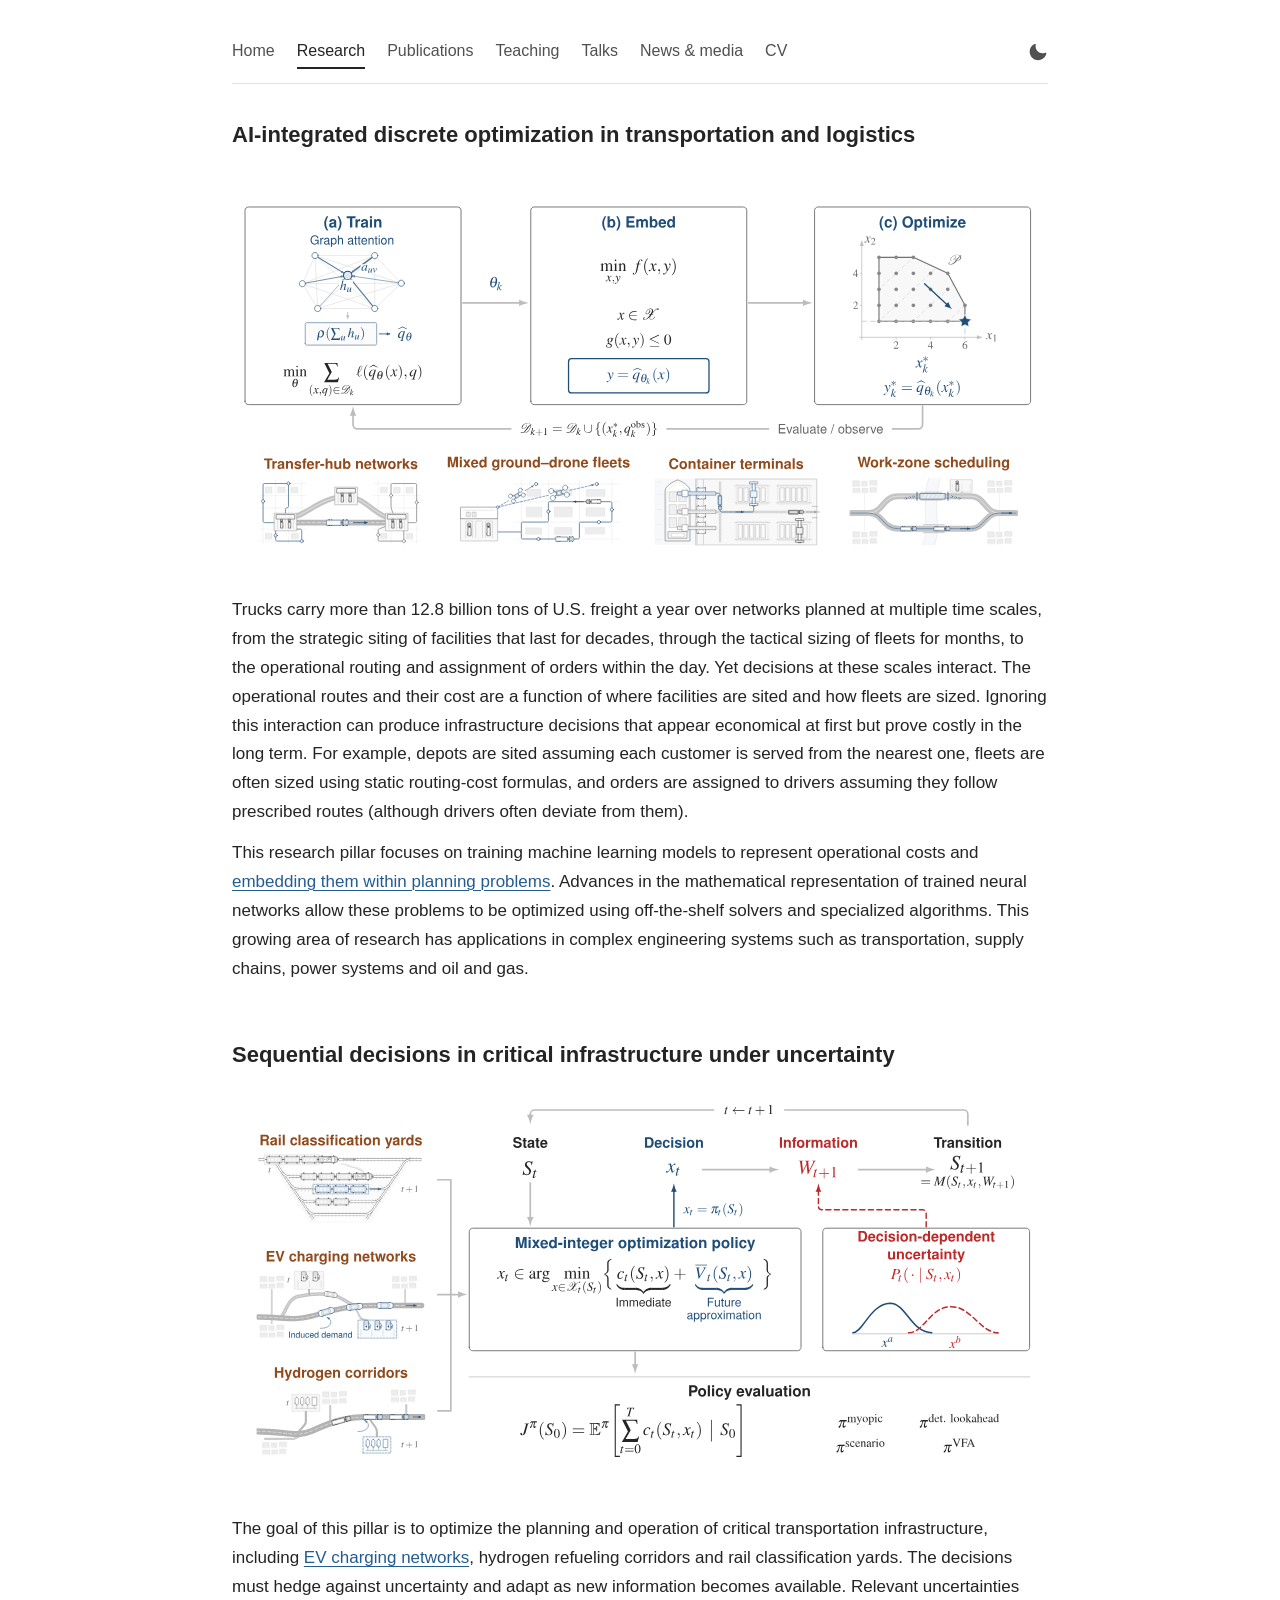
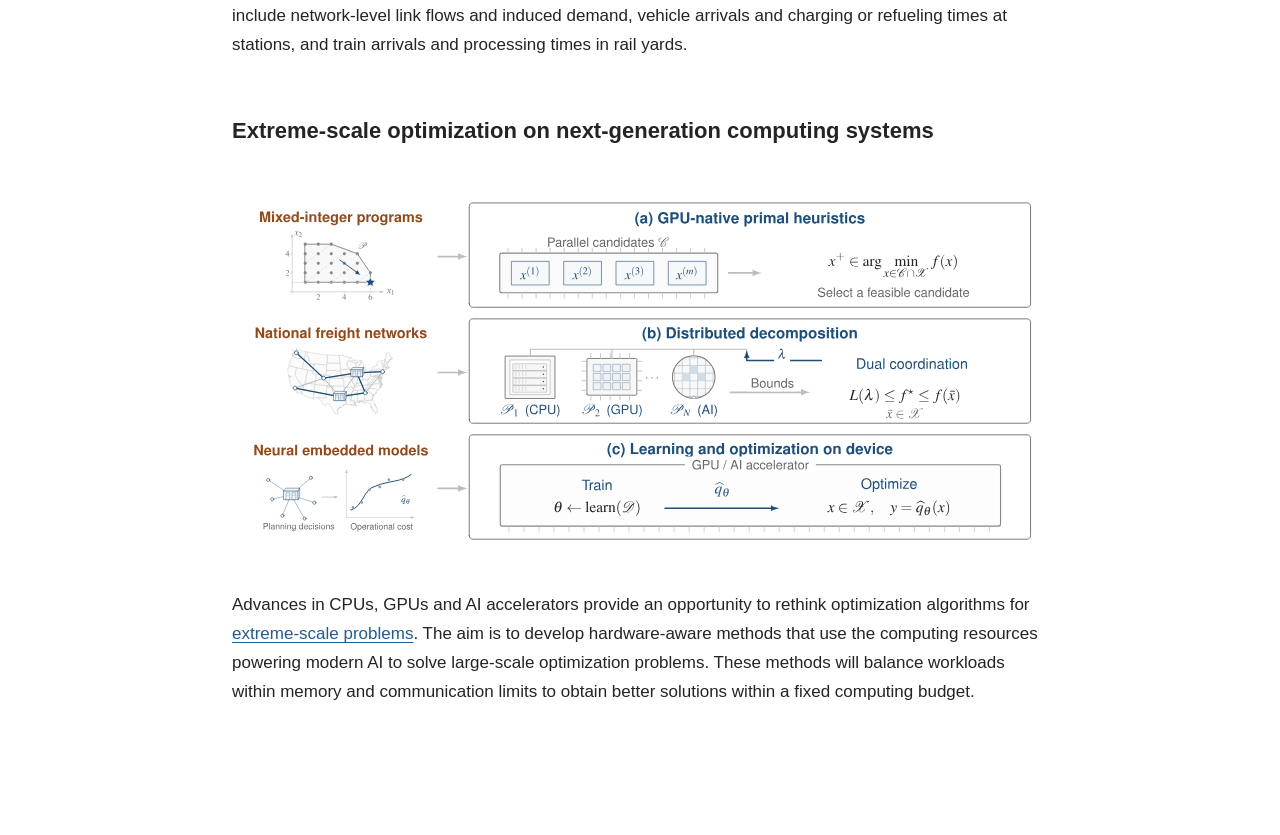
<file: research/index.html>
<!DOCTYPE html>
<html lang="en">
<head>
    <meta charset="UTF-8">
    <meta name="viewport" content="width=device-width, initial-scale=1.0">
    <meta name="color-scheme" content="light">
    <script>
        /* We resolve the theme before first paint so the page never flashes the wrong one. */
        (function () {
            var stored = null;
            try { stored = localStorage.getItem("theme"); } catch (e) {}
            document.documentElement.setAttribute("data-theme", stored === "dark" ? "dark" : "light");
        })();
    </script>
    <title>Research &mdash; Waquar Kaleem</title>
    <meta name="description" content="Three research thrusts: AI-integrated discrete optimization in transportation and logistics, sequential decisions in critical infrastructure under uncertainty, and extreme-scale optimization on next-generation computing systems.">
    <meta name="author" content="Waquar Kaleem">
    <meta name="robots" content="index,follow">
    <link rel="canonical" href="https://wkaleem.github.io/research/">

    <meta property="og:type" content="article">
    <meta property="og:title" content="Research &mdash; Waquar Kaleem">
    <meta property="og:description" content="Three research thrusts: AI-integrated discrete optimization in transportation and logistics, sequential decisions in critical infrastructure under uncertainty, and extreme-scale optimization on next-generation computing systems.">
    <meta property="og:url" content="https://wkaleem.github.io/research/">
    <meta property="og:site_name" content="Waquar Kaleem">

    <meta property="og:image" content="https://wkaleem.github.io/og.png">
    <meta property="og:image:width" content="1200">
    <meta property="og:image:height" content="630">
    <meta property="og:image:alt" content="Waquar Kaleem, PhD Candidate in Industrial Engineering and Operations Research at The Pennsylvania State University">
    <meta property="og:locale" content="en_US">

    <meta name="twitter:card" content="summary_large_image">
    <meta name="twitter:image" content="https://wkaleem.github.io/og.png">
    <meta name="twitter:title" content="Research &mdash; Waquar Kaleem">
    <meta name="twitter:description" content="Three research thrusts: AI-integrated discrete optimization in transportation and logistics, sequential decisions in critical infrastructure under uncertainty, and extreme-scale optimization on next-generation computing systems.">

    <link rel="icon" href="data:image/svg+xml,%3Csvg%20xmlns%3D%22http%3A%2F%2Fwww.w3.org%2F2000%2Fsvg%22%20viewBox%3D%220%200%2032%2032%22%3E%3Crect%20width%3D%2232%22%20height%3D%2232%22%20rx%3D%224%22%20fill%3D%22%230a4a8f%22%2F%3E%3Ctext%20x%3D%2216%22%20y%3D%2222%22%20text-anchor%3D%22middle%22%20font-family%3D%22Georgia%2Cserif%22%20font-size%3D%2214%22%20fill%3D%22%23fdfcf8%22%3EWK%3C%2Ftext%3E%3C%2Fsvg%3E">
    <link rel="stylesheet" href="/style.css?v=5328eb012a">
</head>
<body>

    <a class="skip" href="#main">Skip to content</a>

    <nav class="topnav" aria-label="Site sections">
        <span class="links"><a href="/">Home</a><a href="/research/" class="here" aria-current="page">Research</a><a href="/publications/">Publications</a><a href="/teaching/">Teaching</a><a href="/talks/">Talks</a><a href="/news/">News &amp; media</a><a href="/Waquar_Kaleem_CV.pdf">CV<span class="visually-hidden"> (pdf)</span></a></span>
        <span class="right"><button type="button" id="theme-toggle" class="linkbtn"><svg class="i-moon" xmlns="http://www.w3.org/2000/svg" viewBox="0 0 24 24" aria-hidden="true"><path fill="currentColor" d="M21.64 13a1 1 0 0 0-1.05-.14 8.05 8.05 0 0 1-3.37.73 8.15 8.15 0 0 1-8.14-8.1 8.59 8.59 0 0 1 .25-2A1 1 0 0 0 8 2.36a10.14 10.14 0 1 0 14 11.69 1 1 0 0 0-.36-1.05Z"/></svg><svg class="i-sun" xmlns="http://www.w3.org/2000/svg" viewBox="0 0 24 24" aria-hidden="true"><path fill="currentColor" d="M12 17a5 5 0 1 1 0-10 5 5 0 0 1 0 10Zm0-2a3 3 0 1 0 0-6 3 3 0 0 0 0 6ZM12 3a1 1 0 0 1 1 1v1a1 1 0 0 1-2 0V4a1 1 0 0 1 1-1Zm0 16a1 1 0 0 1 1 1v1a1 1 0 0 1-2 0v-1a1 1 0 0 1 1-1ZM4 11h1a1 1 0 0 1 0 2H4a1 1 0 0 1 0-2Zm15 0h1a1 1 0 0 1 0 2h-1a1 1 0 0 1 0-2ZM5.64 4.22l.71.71A1 1 0 0 1 4.93 6.34l-.71-.71a1 1 0 0 1 1.42-1.41ZM17.66 16.24l.71.71a1 1 0 0 1-1.41 1.41l-.71-.71a1 1 0 0 1 1.41-1.41ZM19.07 4.22a1 1 0 0 1 0 1.41l-.71.71a1 1 0 1 1-1.41-1.41l.71-.71a1 1 0 0 1 1.41 0ZM6.34 17.66a1 1 0 0 1 0 1.41l-.71.71a1 1 0 0 1-1.41-1.41l.71-.71a1 1 0 0 1 1.41 0Z"/></svg><span class="visually-hidden">dark mode</span></button></span>
    </nav>

    <div class="shell">
    <main id="main" tabindex="-1">
    <h1 class="visually-hidden">Research</h1>

    <section class="research-pillar" id="ai-integrated" aria-labelledby="thrust-title-1">
        <h2 id="thrust-title-1">AI-integrated discrete optimization in transportation and logistics</h2>
        <figure class="pillar-figure">
            <a href="/assets/thrust1.pdf?v=b3d55dacfd10" aria-label="PDF diagram: AI-integrated discrete optimization"><img src="/assets/thrust1.svg?v=b3d55dacfd10" width="2077" height="1000" alt="Train, embed, and optimize in a closed loop, with applications in transfer-hub networks, mixed ground and drone fleets, container terminals, and work-zone scheduling." decoding="async"></a>
        </figure>
        <p>Trucks carry more than 12.8 billion tons of U.S. freight a year over networks planned at multiple time scales, from the strategic siting of facilities that last for decades, through the tactical sizing of fleets for months, to the operational routing and assignment of orders within the day. Yet decisions at these scales interact. The operational routes and their cost are a function of where facilities are sited and how fleets are sized. Ignoring this interaction can produce infrastructure decisions that appear economical at first but prove costly in the long term. For example, depots are sited assuming each customer is served from the nearest one, fleets are often sized using static routing-cost formulas, and orders are assigned to drivers assuming they follow prescribed routes (although drivers often deviate from them).</p>
        <p>This research pillar focuses on training machine learning models to represent operational costs and <a href="https://arxiv.org/pdf/2412.05665">embedding them within planning problems</a>. Advances in the mathematical representation of trained neural networks allow these problems to be optimized using off-the-shelf solvers and specialized algorithms. This growing area of research has applications in complex engineering systems such as transportation, supply chains, power systems and oil and gas.</p>
    </section>

    <section class="research-pillar" id="sequential-decisions" aria-labelledby="thrust-title-2">
        <h2 id="thrust-title-2">Sequential decisions in critical infrastructure under uncertainty</h2>
        <figure class="pillar-figure">
            <a href="/assets/thrust2.pdf" aria-label="PDF diagram: Sequential decisions under uncertainty"><img src="/assets/thrust2.svg" width="2077" height="1000" alt="Sequential decisions for rail classification yards, EV charging networks and hydrogen corridors, with immediate cost and a future approximation." decoding="async"></a>
        </figure>
        <p>The goal of this pillar is to optimize the planning and operation of critical transportation infrastructure, including <a href="https://arxiv.org/pdf/2502.05152">EV charging networks</a>, hydrogen refueling corridors and rail classification yards. The decisions must hedge against uncertainty and adapt as new information becomes available. Relevant uncertainties include network-level link flows and induced demand, vehicle arrivals and charging or refueling times at stations, and train arrivals and processing times in rail yards.</p>
    </section>

    <section class="research-pillar" id="exascale-gpu" aria-labelledby="thrust-title-3">
        <h2 id="thrust-title-3">Extreme-scale optimization on next-generation computing systems</h2>
        <figure class="pillar-figure">
            <a href="/assets/thrust3.pdf" aria-label="PDF diagram: Optimization on exascale and GPU platforms"><img src="/assets/thrust3.svg" width="2077" height="1000" alt="GPU-native primal heuristics, distributed decomposition on heterogeneous computers, and learning and optimization on device." decoding="async"></a>
        </figure>
        <p>Advances in CPUs, GPUs and AI accelerators provide an opportunity to rethink optimization algorithms for <a href="https://arxiv.org/pdf/2502.05152">extreme-scale problems</a>. The aim is to develop hardware-aware methods that use the computing resources powering modern AI to solve large-scale optimization problems. These methods will balance workloads within memory and communication limits to obtain better solutions within a fixed computing budget.</p>
    </section>

    </main>
    </div>
    <script src="/site.js?v=53a0e922b8"></script>

</body>
</html>
</file>
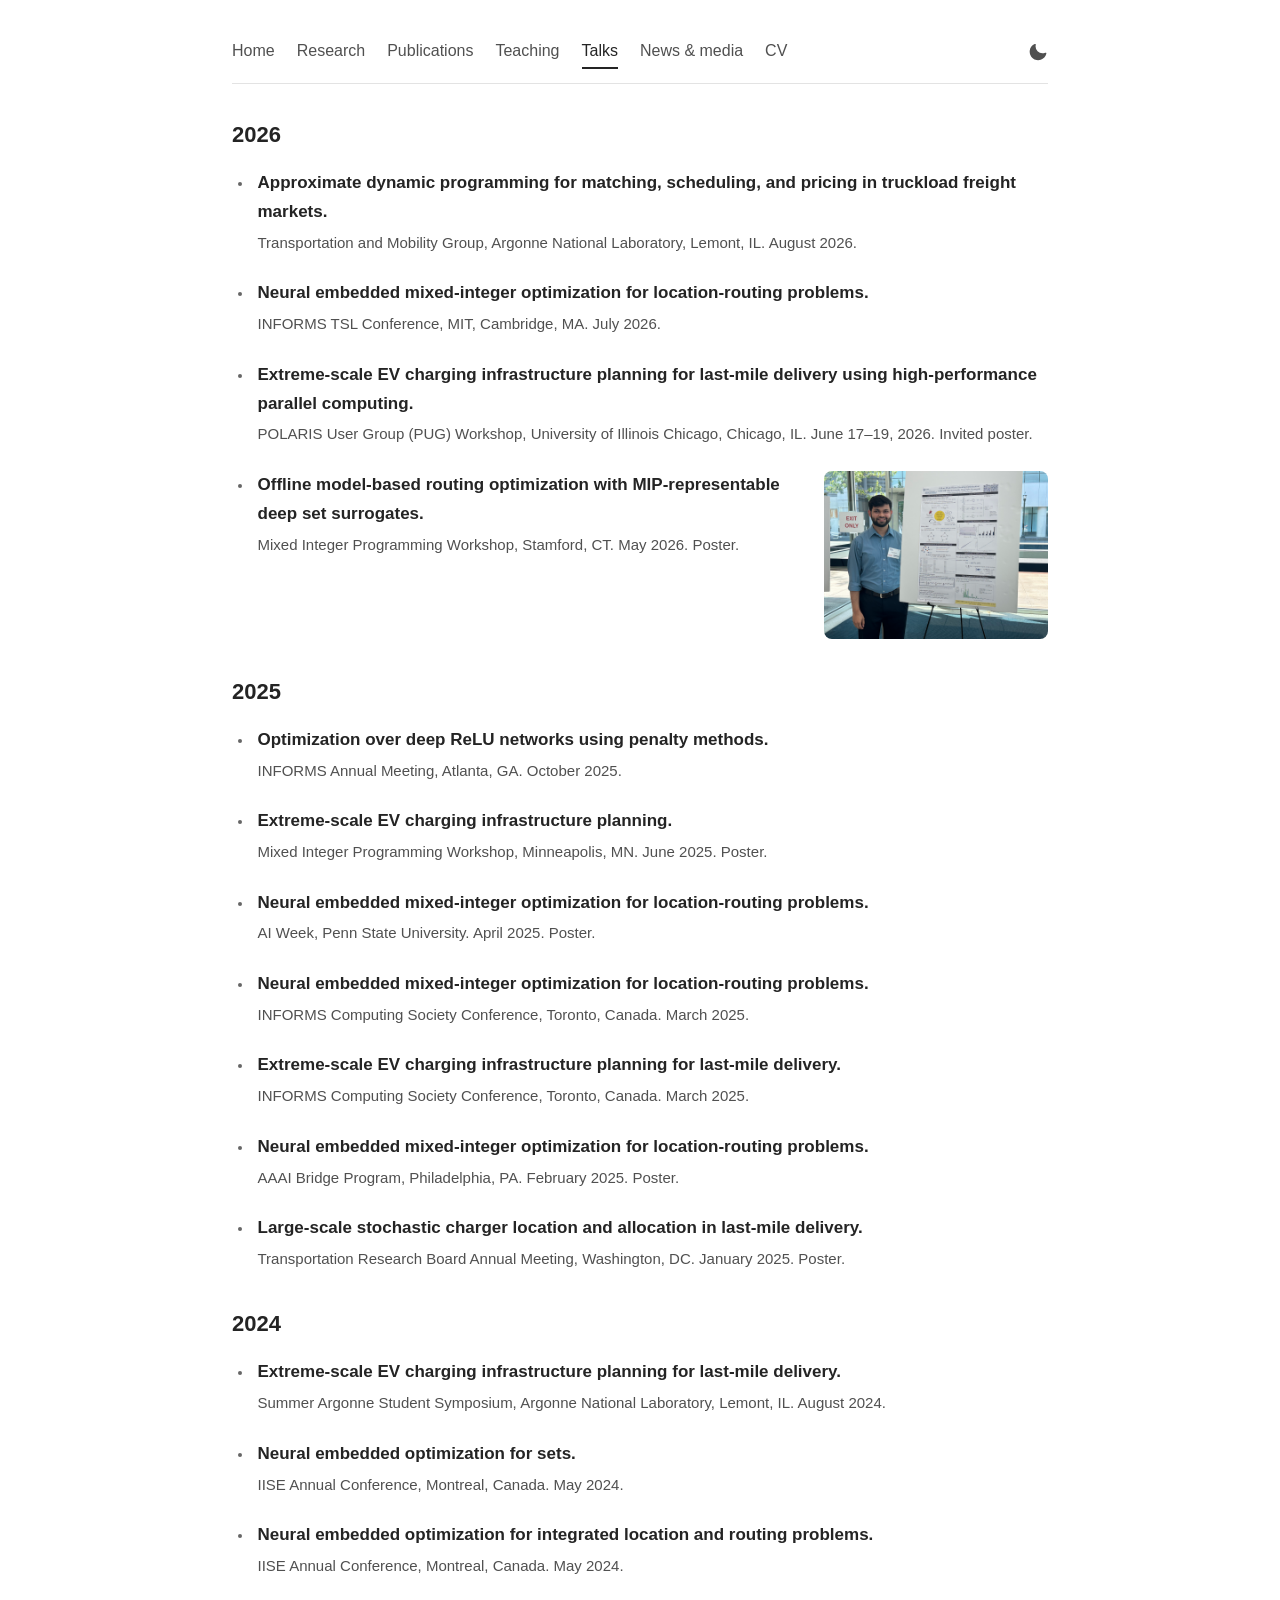
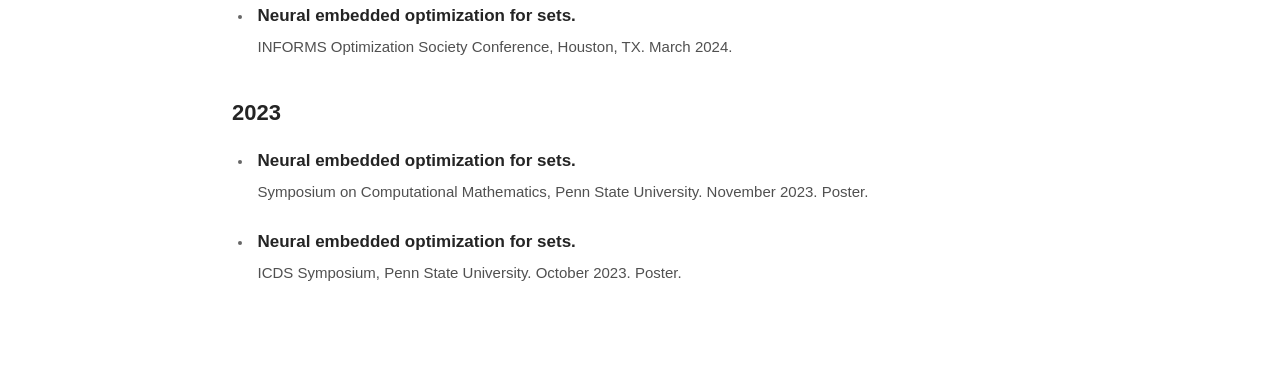
<file: talks/index.html>
<!DOCTYPE html>
<html lang="en">
<head>
    <meta charset="UTF-8">
    <meta name="viewport" content="width=device-width, initial-scale=1.0">
    <meta name="color-scheme" content="light">
    <script>
        /* We resolve the theme before first paint so the page never flashes the wrong one. */
        (function () {
            var stored = null;
            try { stored = localStorage.getItem("theme"); } catch (e) {}
            document.documentElement.setAttribute("data-theme", stored === "dark" ? "dark" : "light");
        })();
    </script>
    <title>Talks &mdash; Waquar Kaleem</title>
    <meta name="description" content="Conference talks, seminars, and posters by Waquar Kaleem.">
    <meta name="author" content="Waquar Kaleem">
    <meta name="robots" content="index,follow">
    <link rel="canonical" href="https://wkaleem.github.io/talks/">

    <meta property="og:type" content="article">
    <meta property="og:title" content="Talks &mdash; Waquar Kaleem">
    <meta property="og:description" content="Conference talks, seminars, and posters by Waquar Kaleem.">
    <meta property="og:url" content="https://wkaleem.github.io/talks/">
    <meta property="og:site_name" content="Waquar Kaleem">

    <meta property="og:image" content="https://wkaleem.github.io/og.png">
    <meta property="og:image:width" content="1200">
    <meta property="og:image:height" content="630">
    <meta property="og:image:alt" content="Waquar Kaleem, PhD Candidate in Industrial Engineering and Operations Research at The Pennsylvania State University">
    <meta property="og:locale" content="en_US">

    <meta name="twitter:card" content="summary_large_image">
    <meta name="twitter:image" content="https://wkaleem.github.io/og.png">
    <meta name="twitter:title" content="Talks &mdash; Waquar Kaleem">
    <meta name="twitter:description" content="Conference talks, seminars, and posters by Waquar Kaleem.">

    <link rel="icon" href="data:image/svg+xml,%3Csvg%20xmlns%3D%22http%3A%2F%2Fwww.w3.org%2F2000%2Fsvg%22%20viewBox%3D%220%200%2032%2032%22%3E%3Crect%20width%3D%2232%22%20height%3D%2232%22%20rx%3D%224%22%20fill%3D%22%230a4a8f%22%2F%3E%3Ctext%20x%3D%2216%22%20y%3D%2222%22%20text-anchor%3D%22middle%22%20font-family%3D%22Georgia%2Cserif%22%20font-size%3D%2214%22%20fill%3D%22%23fdfcf8%22%3EWK%3C%2Ftext%3E%3C%2Fsvg%3E">
    <link rel="stylesheet" href="/style.css?v=5328eb012a">
</head>
<body>

    <a class="skip" href="#main">Skip to content</a>

    <nav class="topnav" aria-label="Site sections">
        <span class="links"><a href="/">Home</a><a href="/research/">Research</a><a href="/publications/">Publications</a><a href="/teaching/">Teaching</a><a href="/talks/" class="here" aria-current="page">Talks</a><a href="/news/">News &amp; media</a><a href="/Waquar_Kaleem_CV.pdf">CV<span class="visually-hidden"> (pdf)</span></a></span>
        <span class="right"><button type="button" id="theme-toggle" class="linkbtn"><svg class="i-moon" xmlns="http://www.w3.org/2000/svg" viewBox="0 0 24 24" aria-hidden="true"><path fill="currentColor" d="M21.64 13a1 1 0 0 0-1.05-.14 8.05 8.05 0 0 1-3.37.73 8.15 8.15 0 0 1-8.14-8.1 8.59 8.59 0 0 1 .25-2A1 1 0 0 0 8 2.36a10.14 10.14 0 1 0 14 11.69 1 1 0 0 0-.36-1.05Z"/></svg><svg class="i-sun" xmlns="http://www.w3.org/2000/svg" viewBox="0 0 24 24" aria-hidden="true"><path fill="currentColor" d="M12 17a5 5 0 1 1 0-10 5 5 0 0 1 0 10Zm0-2a3 3 0 1 0 0-6 3 3 0 0 0 0 6ZM12 3a1 1 0 0 1 1 1v1a1 1 0 0 1-2 0V4a1 1 0 0 1 1-1Zm0 16a1 1 0 0 1 1 1v1a1 1 0 0 1-2 0v-1a1 1 0 0 1 1-1ZM4 11h1a1 1 0 0 1 0 2H4a1 1 0 0 1 0-2Zm15 0h1a1 1 0 0 1 0 2h-1a1 1 0 0 1 0-2ZM5.64 4.22l.71.71A1 1 0 0 1 4.93 6.34l-.71-.71a1 1 0 0 1 1.42-1.41ZM17.66 16.24l.71.71a1 1 0 0 1-1.41 1.41l-.71-.71a1 1 0 0 1 1.41-1.41ZM19.07 4.22a1 1 0 0 1 0 1.41l-.71.71a1 1 0 1 1-1.41-1.41l.71-.71a1 1 0 0 1 1.41 0ZM6.34 17.66a1 1 0 0 1 0 1.41l-.71.71a1 1 0 0 1-1.41-1.41l.71-.71a1 1 0 0 1 1.41 0Z"/></svg><span class="visually-hidden">dark mode</span></button></span>
    </nav>

    <div class="shell">
    <main id="main" tabindex="-1">
    <h1 class="visually-hidden">Talks</h1>

    <h2>2026</h2>
    <ul class="talks">
        <li>Approximate dynamic programming for matching, scheduling, and pricing in truckload freight markets.
            <span class="where">Transportation and Mobility Group, Argonne National Laboratory, Lemont, IL. August 2026.</span></li>
        <li>Neural embedded mixed-integer optimization for location-routing problems.
            <span class="where">INFORMS TSL Conference, MIT, Cambridge, MA. July 2026.</span></li>
        <li id="polaris-2026">Extreme-scale EV charging infrastructure planning for last-mile delivery using high-performance parallel computing.
            <span class="where">POLARIS User Group (PUG) Workshop, University of Illinois Chicago, Chicago, IL. June 17&ndash;19, 2026. Invited poster.</span></li>
        <li class="talk-with-photo"><div class="talk-photo-layout"><div>Offline model-based routing optimization with MIP-representable deep set surrogates.
            <span class="where">Mixed Integer Programming Workshop, Stamford, CT. May 2026. Poster.</span></div>
            <a class="event-photo" href="/assets/photos/mip-workshop-2026.jpg" aria-label="View the full photo from the MIP Workshop"><img src="/assets/photos/mip-workshop-2026.jpg" width="4032" height="3024" alt="Waquar beside his routing-optimization poster at the 2026 MIP Workshop." loading="lazy" decoding="async"></a>
            </div>
        </li>
    </ul>

    <h2>2025</h2>
    <ul class="talks">
        <li>Optimization over deep ReLU networks using penalty methods.
            <span class="where">INFORMS Annual Meeting, Atlanta, GA. October 2025.</span></li>
        <li>Extreme-scale EV charging infrastructure planning.
            <span class="where">Mixed Integer Programming Workshop, Minneapolis, MN. June 2025. Poster.</span></li>
        <li>Neural embedded mixed-integer optimization for location-routing problems.
            <span class="where">AI Week, Penn State University. April 2025. Poster.</span></li>
        <li>Neural embedded mixed-integer optimization for location-routing problems.
            <span class="where">INFORMS Computing Society Conference, Toronto, Canada. March 2025.</span></li>
        <li>Extreme-scale EV charging infrastructure planning for last-mile delivery.
            <span class="where">INFORMS Computing Society Conference, Toronto, Canada. March 2025.</span></li>
        <li>Neural embedded mixed-integer optimization for location-routing problems.
            <span class="where">AAAI Bridge Program, Philadelphia, PA. February 2025. Poster.</span></li>
        <li>Large-scale stochastic charger location and allocation in last-mile delivery.
            <span class="where">Transportation Research Board Annual Meeting, Washington, DC. January 2025. Poster.</span></li>
    </ul>

    <h2>2024</h2>
    <ul class="talks">
        <li>Extreme-scale EV charging infrastructure planning for last-mile delivery.
            <span class="where">Summer Argonne Student Symposium, Argonne National Laboratory, Lemont, IL. August 2024.</span></li>
        <li>Neural embedded optimization for sets.
            <span class="where">IISE Annual Conference, Montreal, Canada. May 2024.</span></li>
        <li>Neural embedded optimization for integrated location and routing problems.
            <span class="where">IISE Annual Conference, Montreal, Canada. May 2024.</span></li>
        <li>Neural embedded optimization for sets.
            <span class="where">INFORMS Optimization Society Conference, Houston, TX. March 2024.</span></li>
    </ul>

    <h2>2023</h2>
    <ul class="talks">
        <li>Neural embedded optimization for sets.
            <span class="where">Symposium on Computational Mathematics, Penn State University. November 2023. Poster.</span></li>
        <li>Neural embedded optimization for sets.
            <span class="where">ICDS Symposium, Penn State University. October 2023. Poster.</span></li>
    </ul>

    </main>
    </div>
    <script src="/site.js?v=53a0e922b8"></script>

</body>
</html>
</file>
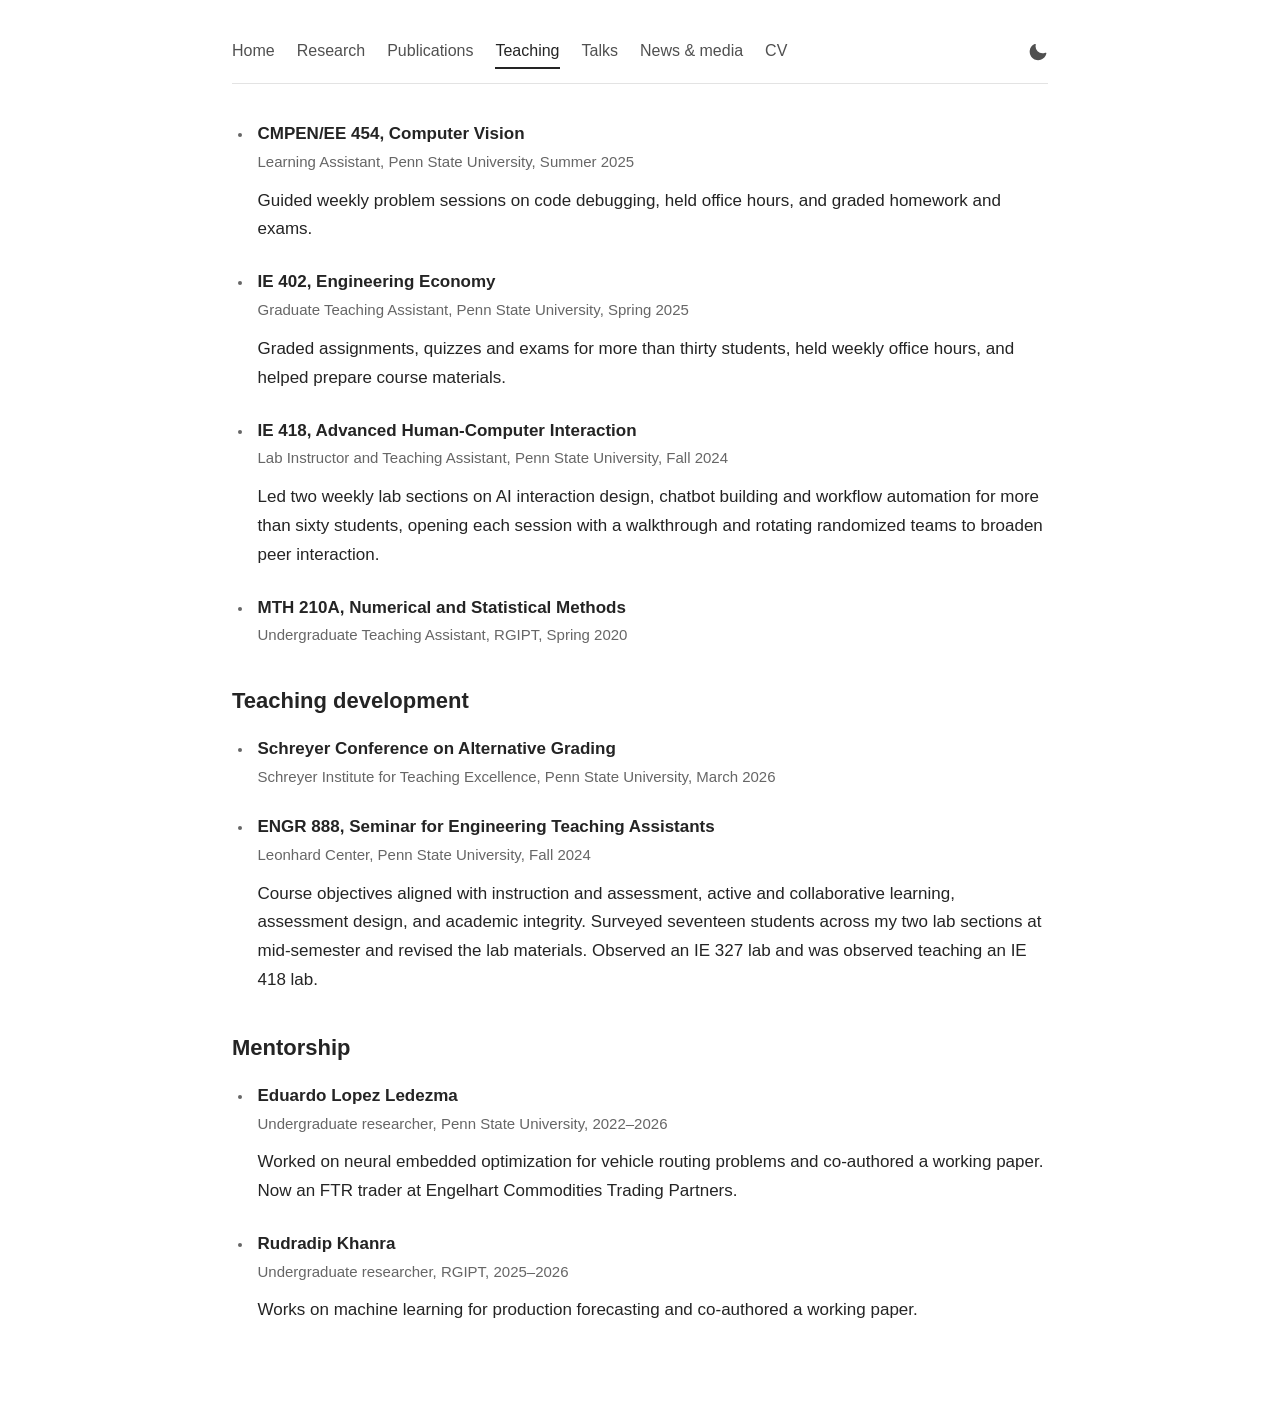
<file: teaching/index.html>
<!DOCTYPE html>
<html lang="en">
<head>
    <meta charset="UTF-8">
    <meta name="viewport" content="width=device-width, initial-scale=1.0">
    <meta name="color-scheme" content="light">
    <script>
        /* We resolve the theme before first paint so the page never flashes the wrong one. */
        (function () {
            var stored = null;
            try { stored = localStorage.getItem("theme"); } catch (e) {}
            document.documentElement.setAttribute("data-theme", stored === "dark" ? "dark" : "light");
        })();
    </script>
    <title>Teaching &mdash; Waquar Kaleem</title>
    <meta name="description" content="Teaching and mentorship by Waquar Kaleem at Penn State and RGIPT.">
    <meta name="author" content="Waquar Kaleem">
    <meta name="robots" content="index,follow">
    <link rel="canonical" href="https://wkaleem.github.io/teaching/">

    <meta property="og:type" content="article">
    <meta property="og:title" content="Teaching &mdash; Waquar Kaleem">
    <meta property="og:description" content="Teaching and mentorship by Waquar Kaleem at Penn State and RGIPT.">
    <meta property="og:url" content="https://wkaleem.github.io/teaching/">
    <meta property="og:site_name" content="Waquar Kaleem">

    <meta property="og:image" content="https://wkaleem.github.io/og.png">
    <meta property="og:image:width" content="1200">
    <meta property="og:image:height" content="630">
    <meta property="og:image:alt" content="Waquar Kaleem, PhD Candidate in Industrial Engineering and Operations Research at The Pennsylvania State University">
    <meta property="og:locale" content="en_US">

    <meta name="twitter:card" content="summary_large_image">
    <meta name="twitter:image" content="https://wkaleem.github.io/og.png">
    <meta name="twitter:title" content="Teaching &mdash; Waquar Kaleem">
    <meta name="twitter:description" content="Teaching and mentorship by Waquar Kaleem at Penn State and RGIPT.">

    <link rel="icon" href="data:image/svg+xml,%3Csvg%20xmlns%3D%22http%3A%2F%2Fwww.w3.org%2F2000%2Fsvg%22%20viewBox%3D%220%200%2032%2032%22%3E%3Crect%20width%3D%2232%22%20height%3D%2232%22%20rx%3D%224%22%20fill%3D%22%230a4a8f%22%2F%3E%3Ctext%20x%3D%2216%22%20y%3D%2222%22%20text-anchor%3D%22middle%22%20font-family%3D%22Georgia%2Cserif%22%20font-size%3D%2214%22%20fill%3D%22%23fdfcf8%22%3EWK%3C%2Ftext%3E%3C%2Fsvg%3E">
    <link rel="stylesheet" href="/style.css?v=5328eb012a">
</head>
<body>

    <a class="skip" href="#main">Skip to content</a>

    <nav class="topnav" aria-label="Site sections">
        <span class="links"><a href="/">Home</a><a href="/research/">Research</a><a href="/publications/">Publications</a><a href="/teaching/" class="here" aria-current="page">Teaching</a><a href="/talks/">Talks</a><a href="/news/">News &amp; media</a><a href="/Waquar_Kaleem_CV.pdf">CV<span class="visually-hidden"> (pdf)</span></a></span>
        <span class="right"><button type="button" id="theme-toggle" class="linkbtn"><svg class="i-moon" xmlns="http://www.w3.org/2000/svg" viewBox="0 0 24 24" aria-hidden="true"><path fill="currentColor" d="M21.64 13a1 1 0 0 0-1.05-.14 8.05 8.05 0 0 1-3.37.73 8.15 8.15 0 0 1-8.14-8.1 8.59 8.59 0 0 1 .25-2A1 1 0 0 0 8 2.36a10.14 10.14 0 1 0 14 11.69 1 1 0 0 0-.36-1.05Z"/></svg><svg class="i-sun" xmlns="http://www.w3.org/2000/svg" viewBox="0 0 24 24" aria-hidden="true"><path fill="currentColor" d="M12 17a5 5 0 1 1 0-10 5 5 0 0 1 0 10Zm0-2a3 3 0 1 0 0-6 3 3 0 0 0 0 6ZM12 3a1 1 0 0 1 1 1v1a1 1 0 0 1-2 0V4a1 1 0 0 1 1-1Zm0 16a1 1 0 0 1 1 1v1a1 1 0 0 1-2 0v-1a1 1 0 0 1 1-1ZM4 11h1a1 1 0 0 1 0 2H4a1 1 0 0 1 0-2Zm15 0h1a1 1 0 0 1 0 2h-1a1 1 0 0 1 0-2ZM5.64 4.22l.71.71A1 1 0 0 1 4.93 6.34l-.71-.71a1 1 0 0 1 1.42-1.41ZM17.66 16.24l.71.71a1 1 0 0 1-1.41 1.41l-.71-.71a1 1 0 0 1 1.41-1.41ZM19.07 4.22a1 1 0 0 1 0 1.41l-.71.71a1 1 0 1 1-1.41-1.41l.71-.71a1 1 0 0 1 1.41 0ZM6.34 17.66a1 1 0 0 1 0 1.41l-.71.71a1 1 0 0 1-1.41-1.41l.71-.71a1 1 0 0 1 1.41 0Z"/></svg><span class="visually-hidden">dark mode</span></button></span>
    </nav>

    <div class="shell">
    <main id="main" tabindex="-1">
    <h1 class="visually-hidden">Teaching</h1>
    <ul class="entries">
        <li class="course">
        <p class="what">CMPEN/EE 454, Computer Vision
            <span class="when">Learning Assistant, Penn State University, Summer 2025</span></p>
        <p>Guided weekly problem sessions on code debugging, held office hours, and graded homework and exams.</p>
</li>
        <li class="course">
        <p class="what">IE 402, Engineering Economy
            <span class="when">Graduate Teaching Assistant, Penn State University, Spring 2025</span></p>
        <p>Graded assignments, quizzes and exams for more than thirty students, held weekly office hours, and helped prepare course materials.</p></li>
        <li class="course">
        <p class="what">IE 418, Advanced Human-Computer Interaction
            <span class="when">Lab Instructor and Teaching Assistant, Penn State University, Fall 2024</span></p>
        <p>Led two weekly lab sections on AI interaction design, chatbot building and workflow automation for more than sixty students, opening each session with a walkthrough and rotating randomized teams to broaden peer interaction.</p>
</li>
        <li class="course">
        <p class="what">MTH 210A, Numerical and Statistical Methods
            <span class="when">Undergraduate Teaching Assistant, RGIPT, Spring 2020</span></p></li>
    </ul>

<h2>Teaching development</h2>
    <ul class="entries">
        <li class="course">
        <p class="what">Schreyer Conference on Alternative Grading
            <span class="when">Schreyer Institute for Teaching Excellence, Penn State University, March 2026</span></p></li>
        <li class="course">
        <p class="what">ENGR 888, Seminar for Engineering Teaching Assistants
            <span class="when">Leonhard Center, Penn State University, Fall 2024</span></p>
        <p>Course objectives aligned with instruction and assessment, active and collaborative learning, assessment design, and academic integrity. Surveyed seventeen students across my two lab sections at mid-semester and revised the lab materials. Observed an IE 327 lab and was observed teaching an IE 418 lab.</p></li>
    </ul>

<h2>Mentorship</h2>
    <ul class="entries">
        <li class="course">
        <p class="what">Eduardo Lopez Ledezma
            <span class="when">Undergraduate researcher, Penn State University, 2022&ndash;2026</span></p>
        <p>Worked on neural embedded optimization for vehicle routing problems and co-authored a working paper. Now an FTR trader at Engelhart Commodities Trading Partners.</p></li>
        <li class="course">
        <p class="what">Rudradip Khanra
            <span class="when">Undergraduate researcher, RGIPT, 2025&ndash;2026</span></p>
        <p>Works on machine learning for production forecasting and co-authored a working paper.</p></li>
    </ul>

    </main>
    </div>
    <script src="/site.js?v=53a0e922b8"></script>

</body>
</html>
</file>
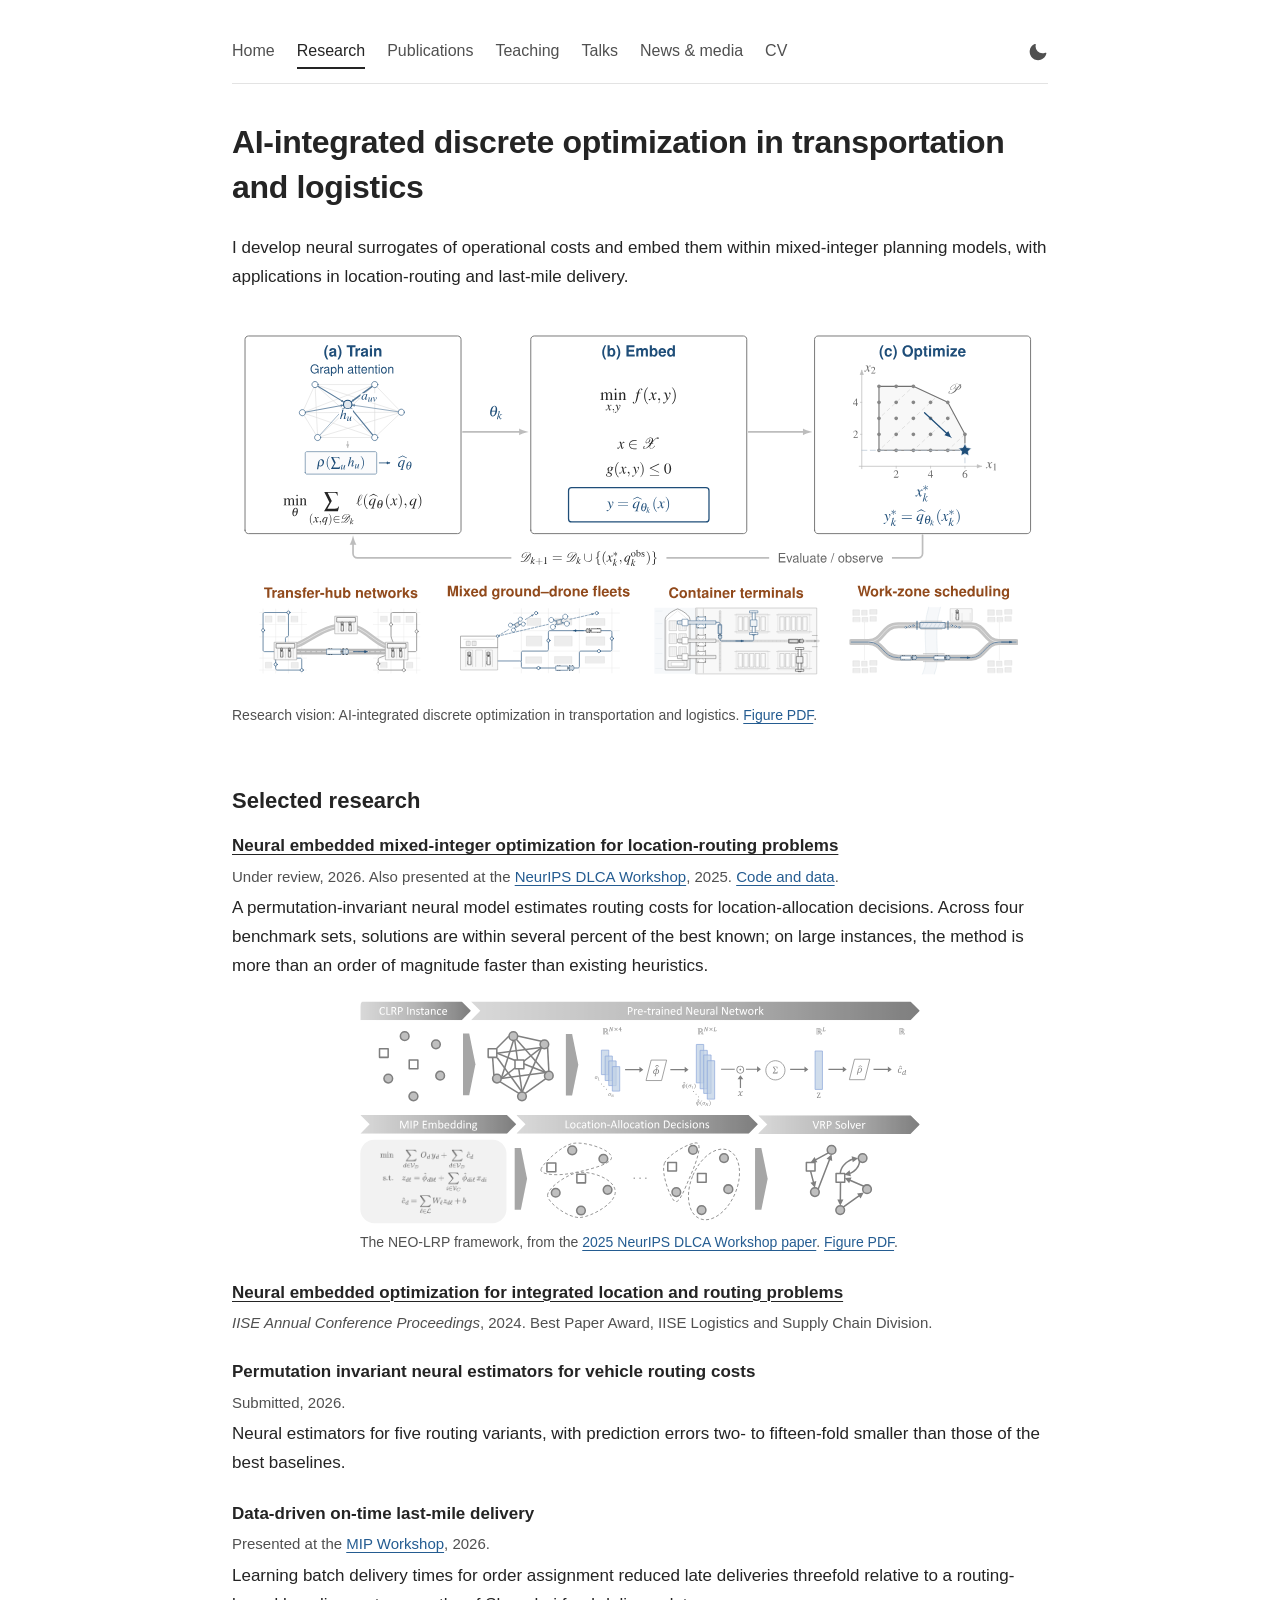
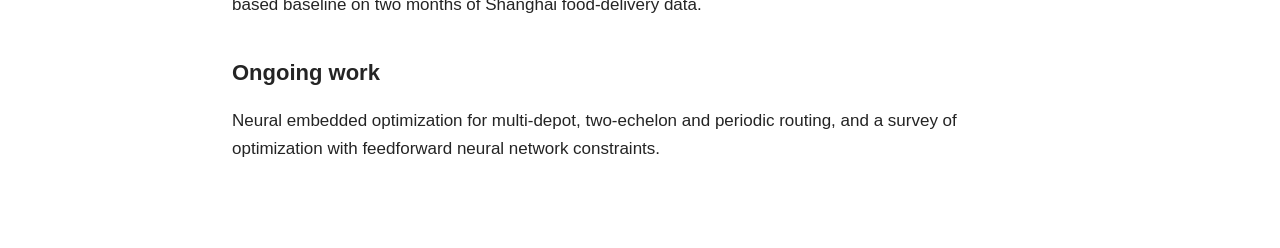
<file: research/ai-optimization/index.html>
<!DOCTYPE html>
<html lang="en">
<head>
    <meta charset="UTF-8">
    <meta name="viewport" content="width=device-width, initial-scale=1.0">
    <meta name="color-scheme" content="light">
    <script>
        /* We resolve the theme before first paint so the page never flashes the wrong one. */
        (function () {
            var stored = null;
            try { stored = localStorage.getItem("theme"); } catch (e) {}
            document.documentElement.setAttribute("data-theme", stored === "dark" ? "dark" : "light");
        })();
    </script>
    <title>AI-integrated discrete optimization in transportation and logistics &mdash; Waquar Kaleem</title>
    <meta name="description" content="AI-integrated discrete optimization in transportation and logistics: neural surrogates of operational costs embedded exactly within mixed-integer planning models.">
    <meta name="author" content="Waquar Kaleem">
    <meta name="robots" content="index,follow">
    <link rel="canonical" href="https://wkaleem.github.io/research/ai-optimization/">

    <meta property="og:type" content="article">
    <meta property="og:title" content="AI-integrated discrete optimization in transportation and logistics &mdash; Waquar Kaleem">
    <meta property="og:description" content="AI-integrated discrete optimization in transportation and logistics: neural surrogates of operational costs embedded exactly within mixed-integer planning models.">
    <meta property="og:url" content="https://wkaleem.github.io/research/ai-optimization/">
    <meta property="og:site_name" content="Waquar Kaleem">

    <meta property="og:image" content="https://wkaleem.github.io/og.png">
    <meta property="og:image:width" content="1200">
    <meta property="og:image:height" content="630">
    <meta property="og:image:alt" content="Waquar Kaleem, PhD Candidate in Industrial Engineering and Operations Research at The Pennsylvania State University">
    <meta property="og:locale" content="en_US">

    <meta name="twitter:card" content="summary_large_image">
    <meta name="twitter:image" content="https://wkaleem.github.io/og.png">
    <meta name="twitter:title" content="AI-integrated discrete optimization in transportation and logistics &mdash; Waquar Kaleem">
    <meta name="twitter:description" content="AI-integrated discrete optimization in transportation and logistics: neural surrogates of operational costs embedded exactly within mixed-integer planning models.">

    <link rel="icon" href="data:image/svg+xml,%3Csvg%20xmlns%3D%22http%3A%2F%2Fwww.w3.org%2F2000%2Fsvg%22%20viewBox%3D%220%200%2032%2032%22%3E%3Crect%20width%3D%2232%22%20height%3D%2232%22%20rx%3D%224%22%20fill%3D%22%230a4a8f%22%2F%3E%3Ctext%20x%3D%2216%22%20y%3D%2222%22%20text-anchor%3D%22middle%22%20font-family%3D%22Georgia%2Cserif%22%20font-size%3D%2214%22%20fill%3D%22%23fdfcf8%22%3EWK%3C%2Ftext%3E%3C%2Fsvg%3E">
    <link rel="stylesheet" href="/style.css?v=5328eb012a">
</head>
<body>

    <a class="skip" href="#main">Skip to content</a>

    <nav class="topnav" aria-label="Site sections">
        <span class="links"><a href="/">Home</a><a href="/research/" class="here" aria-current="page">Research</a><a href="/publications/">Publications</a><a href="/teaching/">Teaching</a><a href="/talks/">Talks</a><a href="/news/">News &amp; media</a><a href="/Waquar_Kaleem_CV.pdf">CV<span class="visually-hidden"> (pdf)</span></a></span>
        <span class="right"><button type="button" id="theme-toggle" class="linkbtn"><svg class="i-moon" xmlns="http://www.w3.org/2000/svg" viewBox="0 0 24 24" aria-hidden="true"><path fill="currentColor" d="M21.64 13a1 1 0 0 0-1.05-.14 8.05 8.05 0 0 1-3.37.73 8.15 8.15 0 0 1-8.14-8.1 8.59 8.59 0 0 1 .25-2A1 1 0 0 0 8 2.36a10.14 10.14 0 1 0 14 11.69 1 1 0 0 0-.36-1.05Z"/></svg><svg class="i-sun" xmlns="http://www.w3.org/2000/svg" viewBox="0 0 24 24" aria-hidden="true"><path fill="currentColor" d="M12 17a5 5 0 1 1 0-10 5 5 0 0 1 0 10Zm0-2a3 3 0 1 0 0-6 3 3 0 0 0 0 6ZM12 3a1 1 0 0 1 1 1v1a1 1 0 0 1-2 0V4a1 1 0 0 1 1-1Zm0 16a1 1 0 0 1 1 1v1a1 1 0 0 1-2 0v-1a1 1 0 0 1 1-1ZM4 11h1a1 1 0 0 1 0 2H4a1 1 0 0 1 0-2Zm15 0h1a1 1 0 0 1 0 2h-1a1 1 0 0 1 0-2ZM5.64 4.22l.71.71A1 1 0 0 1 4.93 6.34l-.71-.71a1 1 0 0 1 1.42-1.41ZM17.66 16.24l.71.71a1 1 0 0 1-1.41 1.41l-.71-.71a1 1 0 0 1 1.41-1.41ZM19.07 4.22a1 1 0 0 1 0 1.41l-.71.71a1 1 0 1 1-1.41-1.41l.71-.71a1 1 0 0 1 1.41 0ZM6.34 17.66a1 1 0 0 1 0 1.41l-.71.71a1 1 0 0 1-1.41-1.41l.71-.71a1 1 0 0 1 1.41 0Z"/></svg><span class="visually-hidden">dark mode</span></button></span>
    </nav>

    <div class="shell">
    <main id="main" tabindex="-1">
    <h1>AI-integrated discrete optimization in transportation and logistics</h1>


    <p>I develop neural surrogates of operational costs and embed them within mixed-integer planning models, with applications in location-routing and last-mile delivery.</p>

    <div class="dir">
        <figure>
            <div class="frame"><a href="/assets/thrust1.pdf?v=b3d55dacfd10" aria-label="Open the Thrust 1 figure as a PDF"><img src="/assets/thrust1.svg?v=b3d55dacfd10" width="2077" height="1000" alt="Train, embed, and optimize in a closed loop, with applications in transfer-hub networks, mixed ground and drone fleets, container terminals, and work-zone scheduling." decoding="async"></a></div>
            <figcaption>Research vision: AI-integrated discrete optimization in transportation and logistics. <a href="/assets/thrust1.pdf?v=b3d55dacfd10">Figure PDF</a>.</figcaption>
        </figure>
    </div>

    <h2>Selected research</h2>
    <ul class="project-list">
        <li>
            <h3><a href="https://arxiv.org/abs/2412.05665">Neural embedded mixed-integer optimization for location-routing problems</a></h3>
            <p class="project-meta">Under review, 2026. Also presented at the <a href="https://openreview.net/forum?id=WCILzWMXq9">NeurIPS DLCA Workshop</a>, 2025. <a href="https://github.com/Subramanyam-Lab/NEO-LRP">Code and data</a>.</p>
            <p>A permutation-invariant neural model estimates routing costs for location-allocation decisions. Across four benchmark sets, solutions are within several percent of the best known; on large instances, the method is more than an order of magnitude faster than existing heuristics.</p>
            <figure class="paper-figure paper-figure--compact">
                <div class="frame"><a href="/assets/research/neo-lrp-workshop-framework.pdf" aria-label="Open the NEO-LRP workshop figure as a PDF"><img src="/assets/research/neo-lrp-workshop-framework.svg" width="551" height="221" alt="NEO-LRP: a pre-trained neural network estimates routing costs, a mixed-integer model selects depot locations and customer allocations, and a vehicle-routing solver constructs routes." loading="lazy" decoding="async"></a></div>
                <figcaption>The NEO-LRP framework, from the <a href="https://openreview.net/forum?id=WCILzWMXq9">2025 NeurIPS DLCA Workshop paper</a>. <a href="/assets/research/neo-lrp-workshop-framework.pdf">Figure PDF</a>.</figcaption>
            </figure>
        </li>
        <li>
            <h3><a href="https://doi.org/10.21872/2024iise_6627">Neural embedded optimization for integrated location and routing problems</a></h3>
            <p class="project-meta"><span class="venue">IISE Annual Conference Proceedings</span>, 2024. Best Paper Award, IISE Logistics and Supply Chain Division.</p>
        </li>
        <li>
            <h3>Permutation invariant neural estimators for vehicle routing costs</h3>
            <p class="project-meta">Submitted, 2026.</p>
            <p>Neural estimators for five routing variants, with prediction errors two- to fifteen-fold smaller than those of the best baselines.</p>
        </li>
        <li>
            <h3>Data-driven on-time last-mile delivery</h3>
            <p class="project-meta">Presented at the <a href="https://www.mixedinteger.org/2026/posters.html">MIP Workshop</a>, 2026.</p>
            <p>Learning batch delivery times for order assignment reduced late deliveries threefold relative to a routing-based baseline on two months of Shanghai food-delivery data.</p>
        </li>
    </ul>

    <h2>Ongoing work</h2>
    <p>Neural embedded optimization for multi-depot, two-echelon and periodic routing, and a survey of optimization with feedforward neural network constraints.</p>


    </main>
    </div>
    <script src="/site.js?v=53a0e922b8"></script>

</body>
</html>
</file>
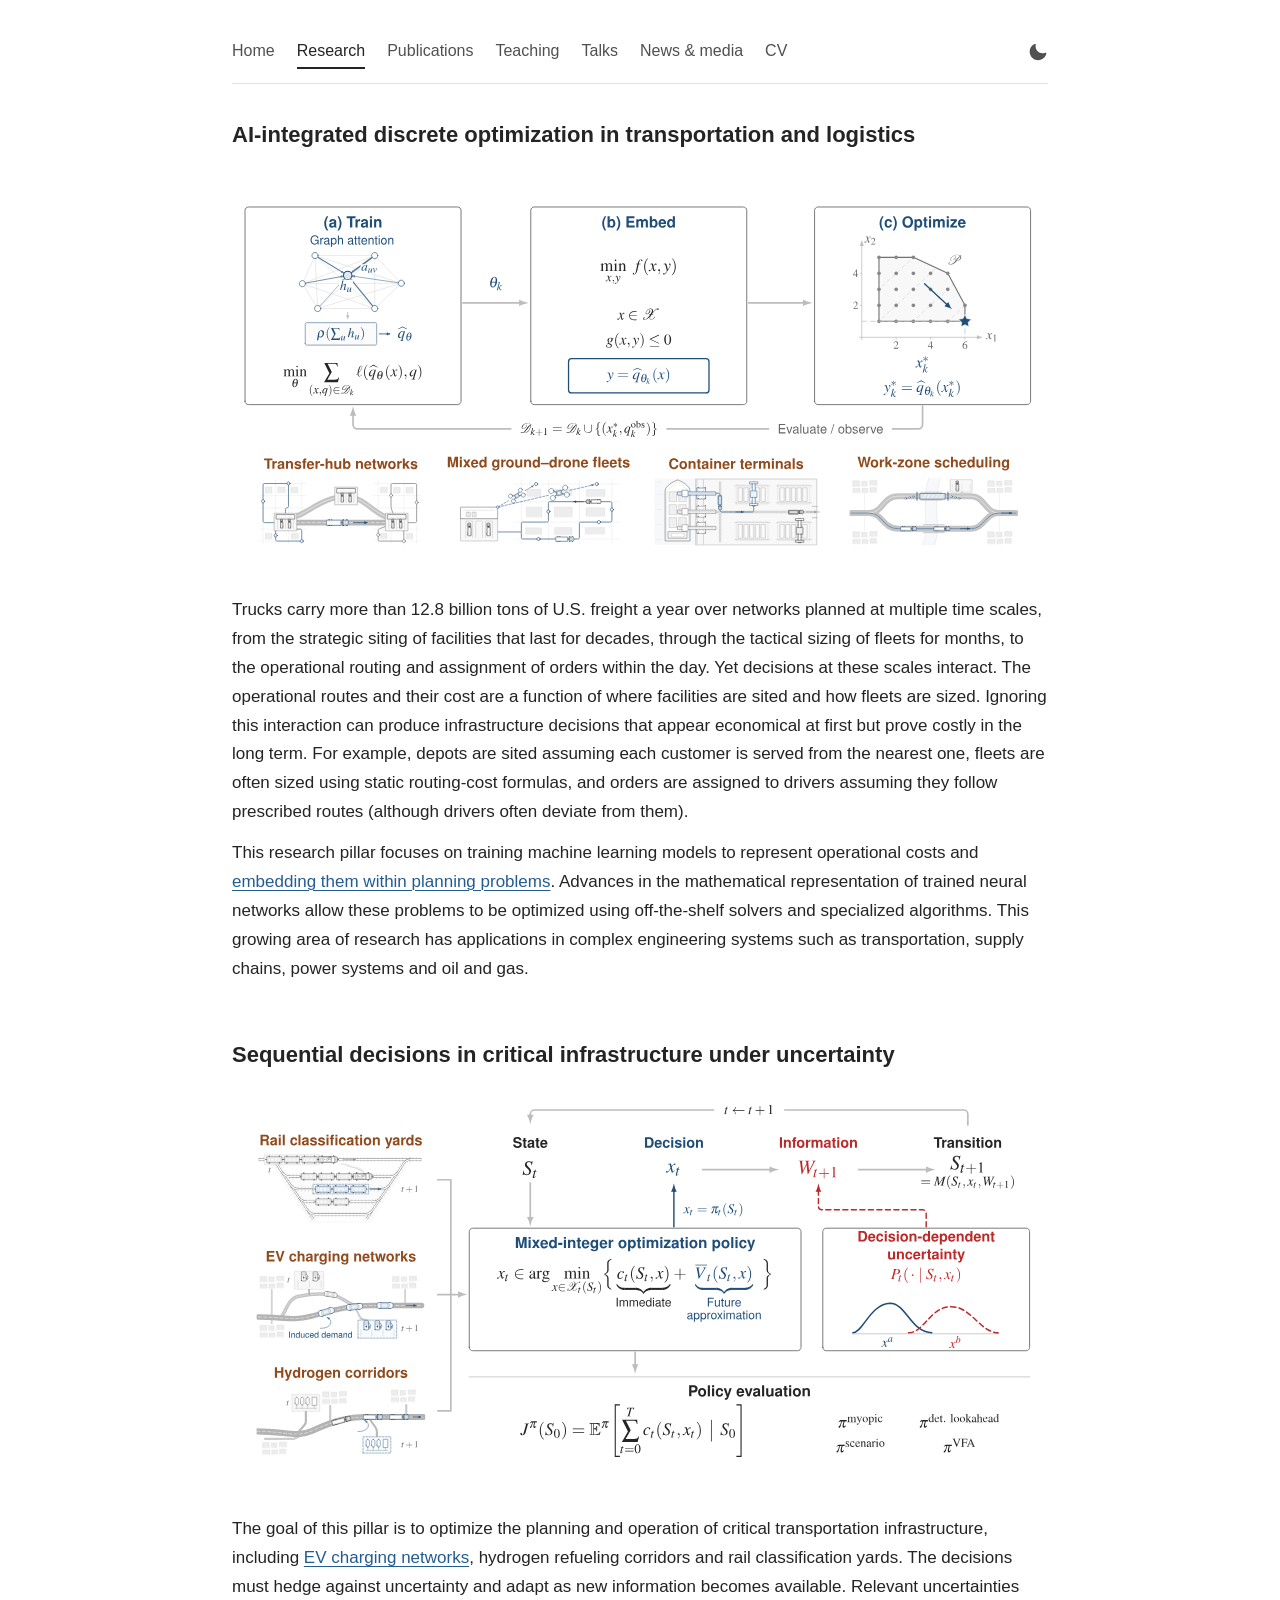
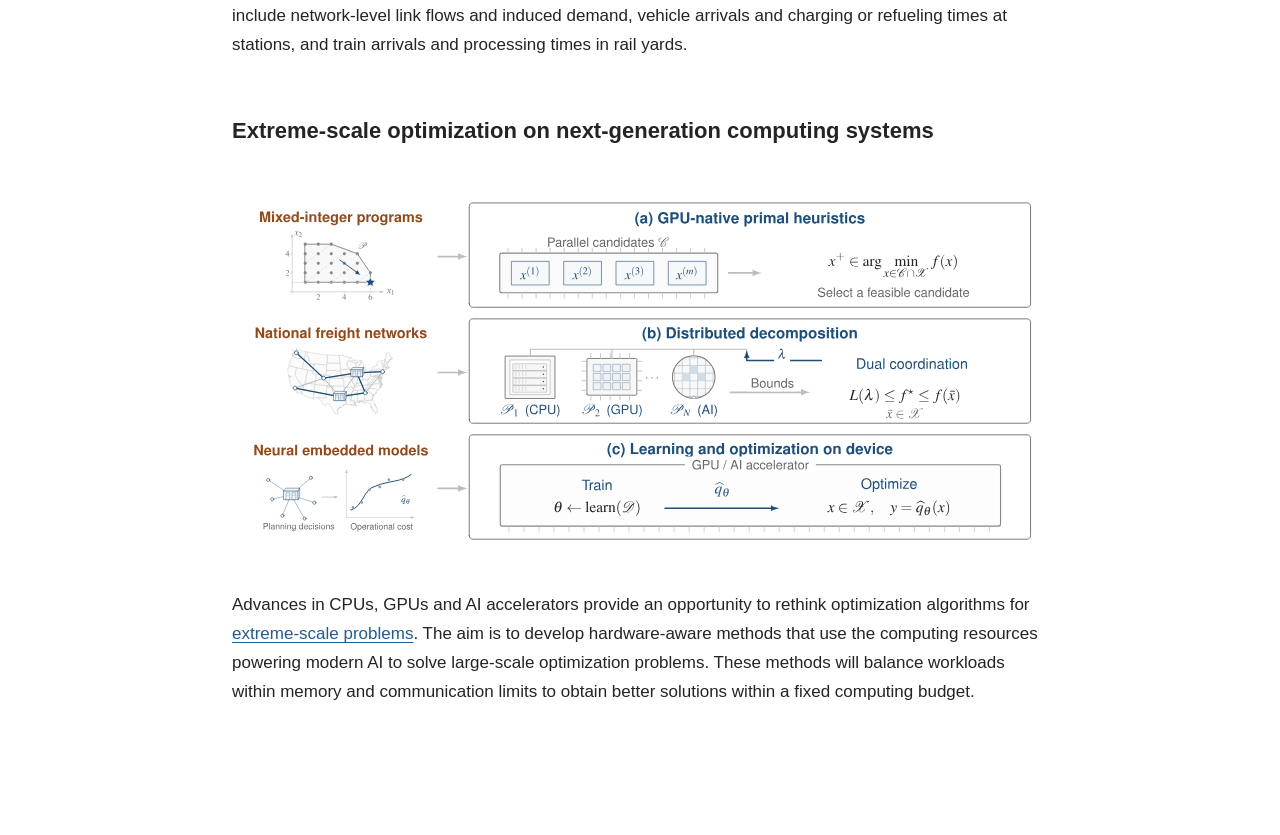
<file: research/electrified-freight/index.html>
<!DOCTYPE html>
<html lang="en">
<head>
    <meta charset="UTF-8">
    <meta http-equiv="refresh" content="0; url=/research/">
    <meta name="robots" content="noindex">
    <link rel="canonical" href="https://wkaleem.github.io/research/">
    <title>Moved &mdash; Waquar Kaleem</title>
</head>
<body>
    <p>This page has moved to <a href="/research/">Research</a>.</p>
</body>
</html>
</file>
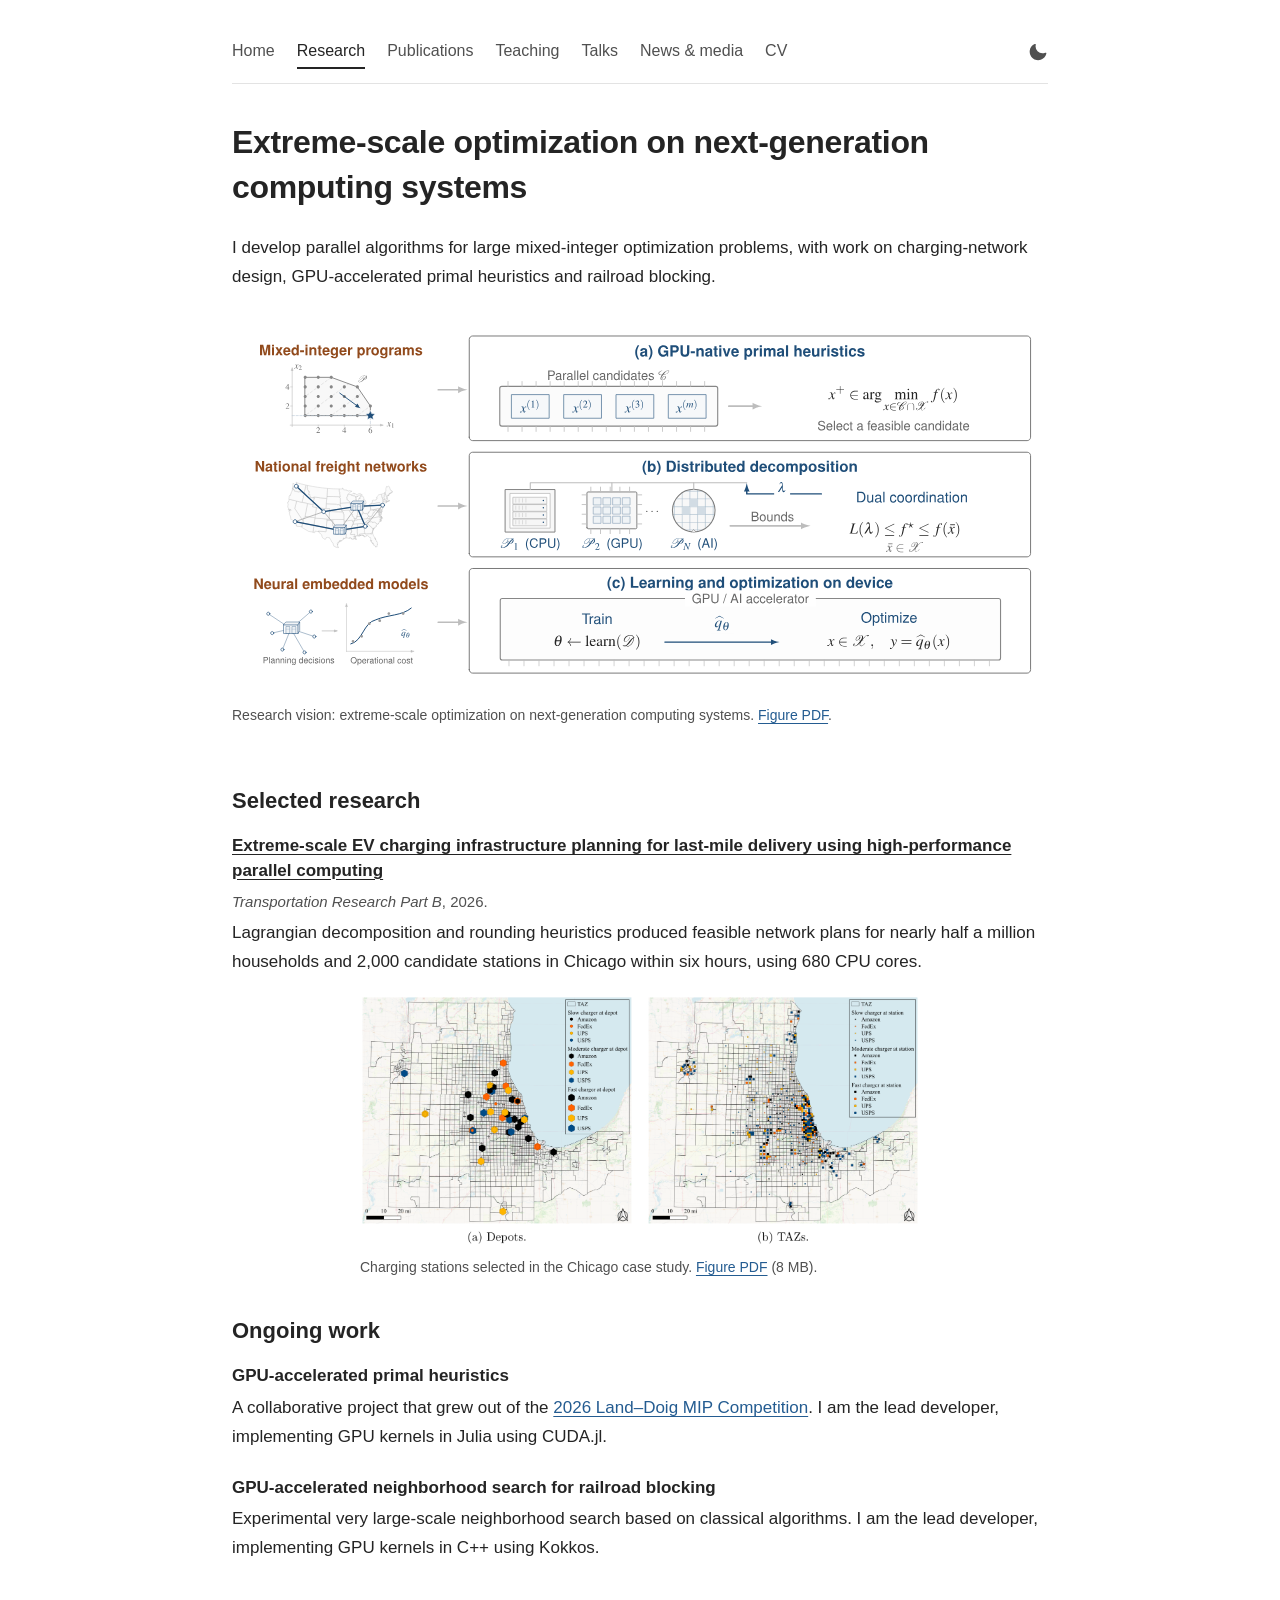
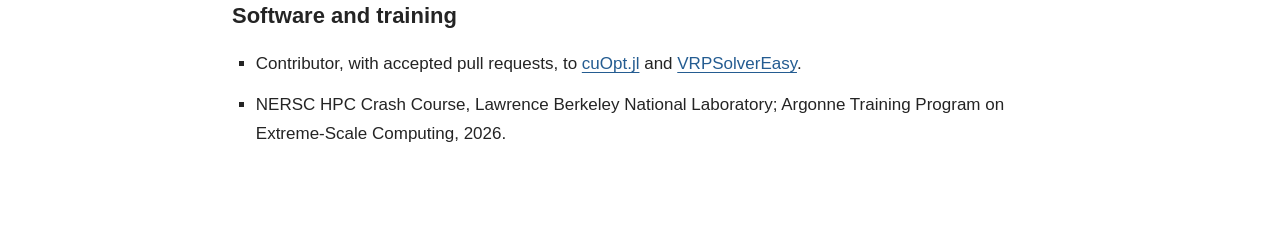
<file: research/exascale-gpu/index.html>
<!DOCTYPE html>
<html lang="en">
<head>
    <meta charset="UTF-8">
    <meta name="viewport" content="width=device-width, initial-scale=1.0">
    <meta name="color-scheme" content="light">
    <script>
        /* We resolve the theme before first paint so the page never flashes the wrong one. */
        (function () {
            var stored = null;
            try { stored = localStorage.getItem("theme"); } catch (e) {}
            document.documentElement.setAttribute("data-theme", stored === "dark" ? "dark" : "light");
        })();
    </script>
    <title>Extreme-scale optimization on next-generation computing systems &mdash; Waquar Kaleem</title>
    <meta name="description" content="Parallel optimization for charging-network design, GPU-accelerated primal heuristics, and railroad blocking. Selected papers, ongoing work, and software contributions.">
    <meta name="author" content="Waquar Kaleem">
    <meta name="robots" content="index,follow">
    <link rel="canonical" href="https://wkaleem.github.io/research/exascale-gpu/">

    <meta property="og:type" content="article">
    <meta property="og:title" content="Extreme-scale optimization on next-generation computing systems &mdash; Waquar Kaleem">
    <meta property="og:description" content="Parallel optimization for charging-network design, GPU-accelerated primal heuristics, and railroad blocking. Selected papers, ongoing work, and software contributions.">
    <meta property="og:url" content="https://wkaleem.github.io/research/exascale-gpu/">
    <meta property="og:site_name" content="Waquar Kaleem">

    <meta property="og:image" content="https://wkaleem.github.io/og.png">
    <meta property="og:image:width" content="1200">
    <meta property="og:image:height" content="630">
    <meta property="og:image:alt" content="Waquar Kaleem, PhD Candidate in Industrial Engineering and Operations Research at The Pennsylvania State University">
    <meta property="og:locale" content="en_US">

    <meta name="twitter:card" content="summary_large_image">
    <meta name="twitter:image" content="https://wkaleem.github.io/og.png">
    <meta name="twitter:title" content="Extreme-scale optimization on next-generation computing systems &mdash; Waquar Kaleem">
    <meta name="twitter:description" content="Parallel optimization for charging-network design, GPU-accelerated primal heuristics, and railroad blocking. Selected papers, ongoing work, and software contributions.">

    <link rel="icon" href="data:image/svg+xml,%3Csvg%20xmlns%3D%22http%3A%2F%2Fwww.w3.org%2F2000%2Fsvg%22%20viewBox%3D%220%200%2032%2032%22%3E%3Crect%20width%3D%2232%22%20height%3D%2232%22%20rx%3D%224%22%20fill%3D%22%230a4a8f%22%2F%3E%3Ctext%20x%3D%2216%22%20y%3D%2222%22%20text-anchor%3D%22middle%22%20font-family%3D%22Georgia%2Cserif%22%20font-size%3D%2214%22%20fill%3D%22%23fdfcf8%22%3EWK%3C%2Ftext%3E%3C%2Fsvg%3E">
    <link rel="stylesheet" href="/style.css?v=5328eb012a">
</head>
<body>

    <a class="skip" href="#main">Skip to content</a>

    <nav class="topnav" aria-label="Site sections">
        <span class="links"><a href="/">Home</a><a href="/research/" class="here" aria-current="page">Research</a><a href="/publications/">Publications</a><a href="/teaching/">Teaching</a><a href="/talks/">Talks</a><a href="/news/">News &amp; media</a><a href="/Waquar_Kaleem_CV.pdf">CV<span class="visually-hidden"> (pdf)</span></a></span>
        <span class="right"><button type="button" id="theme-toggle" class="linkbtn"><svg class="i-moon" xmlns="http://www.w3.org/2000/svg" viewBox="0 0 24 24" aria-hidden="true"><path fill="currentColor" d="M21.64 13a1 1 0 0 0-1.05-.14 8.05 8.05 0 0 1-3.37.73 8.15 8.15 0 0 1-8.14-8.1 8.59 8.59 0 0 1 .25-2A1 1 0 0 0 8 2.36a10.14 10.14 0 1 0 14 11.69 1 1 0 0 0-.36-1.05Z"/></svg><svg class="i-sun" xmlns="http://www.w3.org/2000/svg" viewBox="0 0 24 24" aria-hidden="true"><path fill="currentColor" d="M12 17a5 5 0 1 1 0-10 5 5 0 0 1 0 10Zm0-2a3 3 0 1 0 0-6 3 3 0 0 0 0 6ZM12 3a1 1 0 0 1 1 1v1a1 1 0 0 1-2 0V4a1 1 0 0 1 1-1Zm0 16a1 1 0 0 1 1 1v1a1 1 0 0 1-2 0v-1a1 1 0 0 1 1-1ZM4 11h1a1 1 0 0 1 0 2H4a1 1 0 0 1 0-2Zm15 0h1a1 1 0 0 1 0 2h-1a1 1 0 0 1 0-2ZM5.64 4.22l.71.71A1 1 0 0 1 4.93 6.34l-.71-.71a1 1 0 0 1 1.42-1.41ZM17.66 16.24l.71.71a1 1 0 0 1-1.41 1.41l-.71-.71a1 1 0 0 1 1.41-1.41ZM19.07 4.22a1 1 0 0 1 0 1.41l-.71.71a1 1 0 1 1-1.41-1.41l.71-.71a1 1 0 0 1 1.41 0ZM6.34 17.66a1 1 0 0 1 0 1.41l-.71.71a1 1 0 0 1-1.41-1.41l.71-.71a1 1 0 0 1 1.41 0Z"/></svg><span class="visually-hidden">dark mode</span></button></span>
    </nav>

    <div class="shell">
    <main id="main" tabindex="-1">
    <h1>Extreme-scale optimization on next-generation computing systems</h1>


    <p>I develop parallel algorithms for large mixed-integer optimization problems, with work on charging-network design, GPU-accelerated primal heuristics and railroad blocking.</p>

    <div class="dir">
        <figure>
            <div class="frame"><a href="/assets/thrust3.pdf" aria-label="Open the Thrust 3 figure as a PDF"><img src="/assets/thrust3.svg" width="2077" height="1000" alt="Mixed-integer programs, national freight networks and neural embedded models linked to GPU-native primal heuristics, distributed decomposition across heterogeneous CPU and GPU hardware, and learning and optimization on device." decoding="async"></a></div>
            <figcaption>Research vision: extreme-scale optimization on next-generation computing systems. <a href="/assets/thrust3.pdf">Figure PDF</a>.</figcaption>
        </figure>
    </div>

    <h2>Selected research</h2>
    <ul class="project-list">
        <li>
            <h3><a href="https://doi.org/10.1016/j.trb.2026.103403">Extreme-scale EV charging infrastructure planning for last-mile delivery using high-performance parallel computing</a></h3>
            <p class="project-meta"><span class="venue">Transportation Research Part B</span>, 2026.</p>
            <p>Lagrangian decomposition and rounding heuristics produced feasible network plans for nearly half a million households and 2,000 candidate stations in Chicago within six hours, using 680 CPU cores.</p>
            <figure class="paper-figure paper-figure--compact">
                <div class="frame"><a href="/assets/research/chicago-charging-network.pdf" aria-label="Open the Chicago charging-network maps as a PDF"><img src="/assets/research/chicago-charging-network.png" width="1600" height="725" alt="Selected charging stations in Chicago: depot sites on the left and traffic analysis zone sites on the right, with symbols for charger types." loading="lazy" decoding="async"></a></div>
                <figcaption>Charging stations selected in the Chicago case study. <a href="/assets/research/chicago-charging-network.pdf">Figure PDF</a> (8 MB).</figcaption>
            </figure>
        </li>
    </ul>

    <h2>Ongoing work</h2>
    <ul class="project-list">
        <li>
            <h3>GPU-accelerated primal heuristics</h3>
            <p>A collaborative project that grew out of the <a href="https://www.mixedinteger.org/2026/competition/">2026 Land&ndash;Doig MIP Competition</a>. I am the lead developer, implementing GPU kernels in Julia using CUDA.jl.</p>
        </li>
        <li>
            <h3>GPU-accelerated neighborhood search for railroad blocking</h3>
            <p>Experimental very large-scale neighborhood search based on classical algorithms. I am the lead developer, implementing GPU kernels in C++ using Kokkos.</p>
        </li>
    </ul>

    <h2>Software and training</h2>
    <ul class="plain">
        <li>Contributor, with accepted pull requests, to <a href="https://github.com/jump-dev/cuOpt.jl">cuOpt.jl</a> and <a href="https://github.com/inria-UFF/VRPSolverEasy">VRPSolverEasy</a>.</li>
        <li>NERSC HPC Crash Course, Lawrence Berkeley National Laboratory; Argonne Training Program on Extreme-Scale Computing, 2026.</li>
    </ul>


    </main>
    </div>
    <script src="/site.js?v=53a0e922b8"></script>

</body>
</html>
</file>
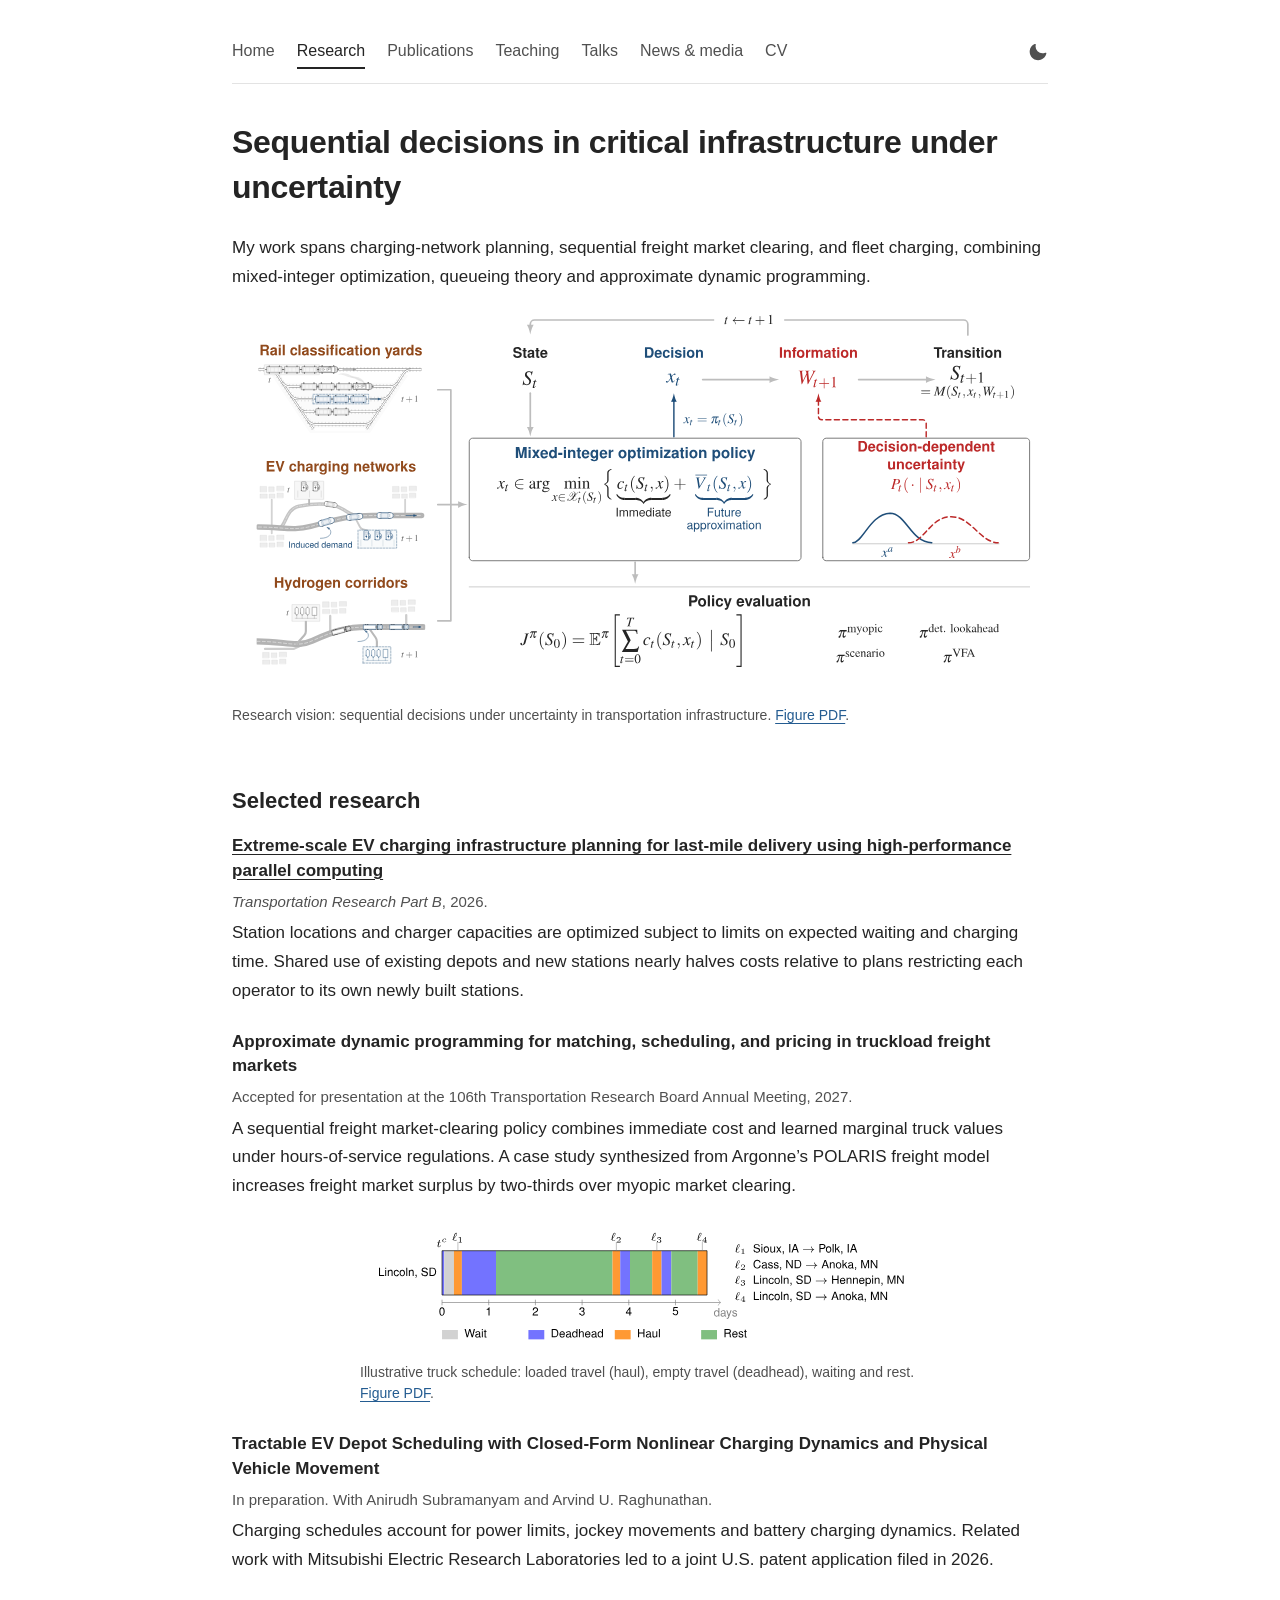
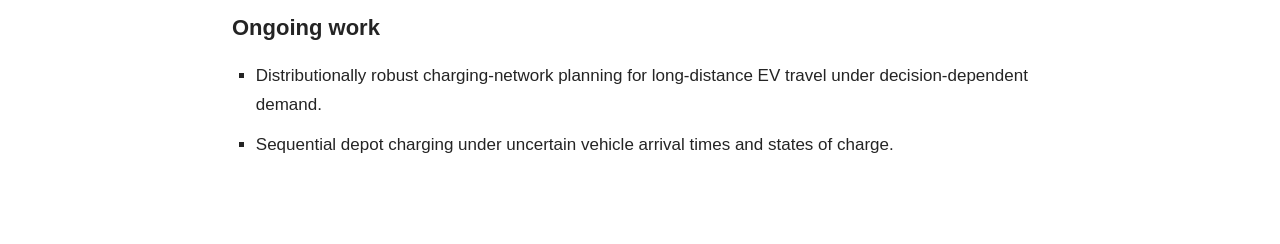
<file: research/sequential-decisions/index.html>
<!DOCTYPE html>
<html lang="en">
<head>
    <meta charset="UTF-8">
    <meta name="viewport" content="width=device-width, initial-scale=1.0">
    <meta name="color-scheme" content="light">
    <script>
        /* We resolve the theme before first paint so the page never flashes the wrong one. */
        (function () {
            var stored = null;
            try { stored = localStorage.getItem("theme"); } catch (e) {}
            document.documentElement.setAttribute("data-theme", stored === "dark" ? "dark" : "light");
        })();
    </script>
    <title>Sequential decisions in critical infrastructure under uncertainty &mdash; Waquar Kaleem</title>
    <meta name="description" content="Mixed-integer optimization policies for critical transportation infrastructure under uncertainty, with applications in EV charging networks, freight markets and fleet charging, and future extensions to decision-dependent demand.">
    <meta name="author" content="Waquar Kaleem">
    <meta name="robots" content="index,follow">
    <link rel="canonical" href="https://wkaleem.github.io/research/sequential-decisions/">

    <meta property="og:type" content="article">
    <meta property="og:title" content="Sequential decisions in critical infrastructure under uncertainty &mdash; Waquar Kaleem">
    <meta property="og:description" content="Mixed-integer optimization policies for critical transportation infrastructure under uncertainty, with applications in EV charging networks, freight markets and fleet charging, and future extensions to decision-dependent demand.">
    <meta property="og:url" content="https://wkaleem.github.io/research/sequential-decisions/">
    <meta property="og:site_name" content="Waquar Kaleem">

    <meta property="og:image" content="https://wkaleem.github.io/og.png">
    <meta property="og:image:width" content="1200">
    <meta property="og:image:height" content="630">
    <meta property="og:image:alt" content="Waquar Kaleem, PhD Candidate in Industrial Engineering and Operations Research at The Pennsylvania State University">
    <meta property="og:locale" content="en_US">

    <meta name="twitter:card" content="summary_large_image">
    <meta name="twitter:image" content="https://wkaleem.github.io/og.png">
    <meta name="twitter:title" content="Sequential decisions in critical infrastructure under uncertainty &mdash; Waquar Kaleem">
    <meta name="twitter:description" content="Mixed-integer optimization policies for critical transportation infrastructure under uncertainty, with applications in EV charging networks, freight markets and fleet charging, and future extensions to decision-dependent demand.">

    <link rel="icon" href="data:image/svg+xml,%3Csvg%20xmlns%3D%22http%3A%2F%2Fwww.w3.org%2F2000%2Fsvg%22%20viewBox%3D%220%200%2032%2032%22%3E%3Crect%20width%3D%2232%22%20height%3D%2232%22%20rx%3D%224%22%20fill%3D%22%230a4a8f%22%2F%3E%3Ctext%20x%3D%2216%22%20y%3D%2222%22%20text-anchor%3D%22middle%22%20font-family%3D%22Georgia%2Cserif%22%20font-size%3D%2214%22%20fill%3D%22%23fdfcf8%22%3EWK%3C%2Ftext%3E%3C%2Fsvg%3E">
    <link rel="stylesheet" href="/style.css?v=5328eb012a">
</head>
<body>

    <a class="skip" href="#main">Skip to content</a>

    <nav class="topnav" aria-label="Site sections">
        <span class="links"><a href="/">Home</a><a href="/research/" class="here" aria-current="page">Research</a><a href="/publications/">Publications</a><a href="/teaching/">Teaching</a><a href="/talks/">Talks</a><a href="/news/">News &amp; media</a><a href="/Waquar_Kaleem_CV.pdf">CV<span class="visually-hidden"> (pdf)</span></a></span>
        <span class="right"><button type="button" id="theme-toggle" class="linkbtn"><svg class="i-moon" xmlns="http://www.w3.org/2000/svg" viewBox="0 0 24 24" aria-hidden="true"><path fill="currentColor" d="M21.64 13a1 1 0 0 0-1.05-.14 8.05 8.05 0 0 1-3.37.73 8.15 8.15 0 0 1-8.14-8.1 8.59 8.59 0 0 1 .25-2A1 1 0 0 0 8 2.36a10.14 10.14 0 1 0 14 11.69 1 1 0 0 0-.36-1.05Z"/></svg><svg class="i-sun" xmlns="http://www.w3.org/2000/svg" viewBox="0 0 24 24" aria-hidden="true"><path fill="currentColor" d="M12 17a5 5 0 1 1 0-10 5 5 0 0 1 0 10Zm0-2a3 3 0 1 0 0-6 3 3 0 0 0 0 6ZM12 3a1 1 0 0 1 1 1v1a1 1 0 0 1-2 0V4a1 1 0 0 1 1-1Zm0 16a1 1 0 0 1 1 1v1a1 1 0 0 1-2 0v-1a1 1 0 0 1 1-1ZM4 11h1a1 1 0 0 1 0 2H4a1 1 0 0 1 0-2Zm15 0h1a1 1 0 0 1 0 2h-1a1 1 0 0 1 0-2ZM5.64 4.22l.71.71A1 1 0 0 1 4.93 6.34l-.71-.71a1 1 0 0 1 1.42-1.41ZM17.66 16.24l.71.71a1 1 0 0 1-1.41 1.41l-.71-.71a1 1 0 0 1 1.41-1.41ZM19.07 4.22a1 1 0 0 1 0 1.41l-.71.71a1 1 0 1 1-1.41-1.41l.71-.71a1 1 0 0 1 1.41 0ZM6.34 17.66a1 1 0 0 1 0 1.41l-.71.71a1 1 0 0 1-1.41-1.41l.71-.71a1 1 0 0 1 1.41 0Z"/></svg><span class="visually-hidden">dark mode</span></button></span>
    </nav>

    <div class="shell">
    <main id="main" tabindex="-1">
    <h1>Sequential decisions in critical infrastructure under uncertainty</h1>


    <p>My work spans charging-network planning, sequential freight market clearing, and fleet charging, combining mixed-integer optimization, queueing theory and approximate dynamic programming.</p>

    <div class="dir">
        <figure>
            <div class="frame"><a href="/assets/thrust2.pdf" aria-label="Open the Thrust 2 figure as a PDF"><img src="/assets/thrust2.svg" width="2077" height="1000" alt="Rail classification yards, EV charging networks and hydrogen corridors linked to a sequential decision framework and mixed-integer optimization policy. Later investments can induce demand in charging and hydrogen networks." decoding="async"></a></div>
            <figcaption>Research vision: sequential decisions under uncertainty in transportation infrastructure. <a href="/assets/thrust2.pdf">Figure PDF</a>.</figcaption>
        </figure>
    </div>

    <h2>Selected research</h2>
    <ul class="project-list">
        <li>
            <h3><a href="https://doi.org/10.1016/j.trb.2026.103403">Extreme-scale EV charging infrastructure planning for last-mile delivery using high-performance parallel computing</a></h3>
            <p class="project-meta"><span class="venue">Transportation Research Part B</span>, 2026.</p>
            <p>Station locations and charger capacities are optimized subject to limits on expected waiting and charging time. Shared use of existing depots and new stations nearly halves costs relative to plans restricting each operator to its own newly built stations.</p>
        </li>
        <li>
            <h3>Approximate dynamic programming for matching, scheduling, and pricing in truckload freight markets</h3>
            <p class="project-meta">Accepted for presentation at the 106th Transportation Research Board Annual Meeting, 2027.</p>
            <p>A sequential freight market-clearing policy combines immediate cost and learned marginal truck values under hours-of-service regulations. A case study synthesized from Argonne&rsquo;s POLARIS freight model increases freight market surplus by two-thirds over myopic market clearing.</p>
            <figure class="paper-figure paper-figure--compact">
                <div class="frame"><a href="/assets/research/truckload-schedule.pdf?v=5d45779959" aria-label="Open the example truck schedule as a PDF"><img src="/assets/research/truckload-schedule.svg?v=6ddcfb3f81" width="3396" height="819" alt="Illustrative truck schedule with four labeled loads and segments for waiting, empty travel, loaded travel, and rest." loading="lazy" decoding="async"></a></div>
                <figcaption>Illustrative truck schedule: loaded travel (haul), empty travel (deadhead), waiting and rest. <a href="/assets/research/truckload-schedule.pdf?v=5d45779959">Figure PDF</a>.</figcaption>
            </figure>
        </li>
        <li>
            <h3>Tractable EV Depot Scheduling with Closed-Form Nonlinear Charging Dynamics and Physical Vehicle Movement</h3>
            <p class="project-meta">In preparation. With Anirudh Subramanyam and Arvind U. Raghunathan.</p>
            <p>Charging schedules account for power limits, jockey movements and battery charging dynamics. Related work with Mitsubishi Electric Research Laboratories led to a joint U.S. patent application filed in 2026.</p>
        </li>
    </ul>

    <h2>Ongoing work</h2>
    <ul class="plain">
        <li>Distributionally robust charging-network planning for long-distance EV travel under decision-dependent demand.</li>
        <li>Sequential depot charging under uncertain vehicle arrival times and states of charge.</li>
    </ul>


    </main>
    </div>
    <script src="/site.js?v=53a0e922b8"></script>

</body>
</html>
</file>
<file: style.css>
/* Waquar Kaleem. System fonts, quiet typography, and no external font requests. */

:root {
    color-scheme: light;
    --bg: #ffffff;
    --text: #242424;
    --muted: #505050;
    --faint: #666666;
    --rule: #e3e3e3;
    --link: #245c91;
    --visited: #245c91;
    --panel: #f7f7f7;
    --elevate: rgba(0, 0, 0, 0.09);
}
:root[data-theme="dark"] {
    color-scheme: dark;
    --bg: #202124;
    --text: #eeeeee;
    --muted: #cccccc;
    --faint: #b0b0b0;
    --rule: #414141;
    --link: #a9c9e8;
    --visited: #a9c9e8;
    --panel: #292a2d;
    --elevate: rgba(0, 0, 0, 0.55);
}
/* Padding and borders count inside a declared width. Without this a figure at
   width 100% plus padding and a border overflows its column on a narrow screen. */
*, *::before, *::after { box-sizing: border-box; }

html { -webkit-text-size-adjust: 100%; }

/* Keyboard users must be able to see where they are. */
a:focus-visible, button:focus-visible {
    outline: 2px solid var(--link);
    outline-offset: 2px;
    border-radius: 2px;
}

/* The skip target takes focus programmatically, so it should not draw a ring of
   its own. Real keyboard focus on links and buttons is still outlined above. */
main:focus { outline: none; }

/* Off-screen until focused, then the first stop on the page. */
.skip {
    position: absolute;
    left: -9999px;
    top: 0;
    background: var(--bg);
    color: var(--link);
    padding: 10px 14px;
    border: 1px solid var(--rule);
    z-index: 10;
}
.skip:focus {
    left: 8px;
    top: 8px;
}

/* A control that reads as a link but is announced as the button it is. */
.linkbtn {
    background: none;
    border: 0;
    padding: 0;
    margin: 0;
    font: inherit;
    color: var(--link);
    text-decoration: underline;
    cursor: pointer;
}
.linkbtn:hover { color: var(--text); }
.linkbtn { text-decoration: none; display: block; line-height: 0; }
.linkbtn svg { width: 20px; height: 20px; display: block; }
/* A moon offers the dark theme, a sun offers the light one. Only the icon for the
   theme a reader can switch to is shown. */
:root[data-theme="dark"] .i-moon { display: none; }
:root:not([data-theme="dark"]) .i-sun { display: none; }
body {
    font-family: -apple-system, BlinkMacSystemFont, "Segoe UI", Helvetica, Arial, sans-serif;
    background: var(--bg);
    color: var(--text);
    /* Relative, so a reader who raises their browser font size scales the body
       text with everything else. 1.0625rem is 17px at the 16px default. */
    font-size: 1.0625rem;
    line-height: 1.7;
    margin: 0 auto;
    max-width: 54rem;
    padding: 24px 24px 72px;
}
/* Underlines identify prose links without making whole sentences bold. */
a {
    color: var(--link);
    text-decoration: underline;
    text-decoration-thickness: 1px;
    text-underline-offset: 3px;
    font-weight: 400;
}
a:visited { color: var(--visited); }
a:hover { text-decoration-thickness: 1px; }
p { margin: 0 0 12px; }

/* ---- Top line ---- */
/* A wrapping flex row rather than a float. Under the float the last link could be
   pushed past the right edge on a narrow screen, leaving CV present but unreachable. */
/* The top line holds its place as the page scrolls, so a reader who has gone deep
   into a long page still has a way out without scrolling back to find it. Its own
   top padding comes out of the body, so the page sits exactly where it did. */
.topnav {
    position: sticky;
    top: 0;
    z-index: 2;
    background: var(--bg);
    display: flex;
    flex-wrap: wrap;
    align-items: center;
    gap: 4px 12px;
    font-size: 1rem;
    padding: 10px 0 14px;
    margin-bottom: 36px;
    border-bottom: 1px solid var(--rule);
}
.topnav .links {
    flex: 1;
    min-width: 0;
    display: flex;
    flex-wrap: wrap;
    gap: 4px 22px;
}
.topnav .links a {
    color: var(--muted);
    font-weight: 500;
    text-decoration: none;
    padding: 3px 0;
    border-bottom: 2px solid transparent;
}
.topnav .links a:hover { text-decoration: none; }
/* The current page is named by a rule beneath it. Colour alone would carry the
   information for sighted readers only, and would also fight the link colour. */
.topnav .links .here {
    color: var(--text);
    border-bottom-color: var(--text);
}
/* The theme control is hidden until we know scripting is available. The inline
   head script stamps data-theme before first paint, so its presence is the hook,
   and a reader without JavaScript is never offered a button that cannot work. */
.topnav .right { display: none; margin-left: auto; flex-shrink: 0; }
.topnav .linkbtn { color: var(--muted); }
:root[data-theme] .topnav .right { display: block; }

/* ---- Shell ---- */
/* One centred column. The identity block sits at the top with the photograph floated
   beside the name rather than in a column of its own, which keeps the whole page on a
   single measure and puts the reader straight into the prose. */

/* ---- Identity ---- */
.head {
    overflow: hidden;
    margin-bottom: 32px;
}
/* The prose opens straight after the masthead, so the first block adds no heading's
   worth of space on top of the space the masthead already leaves. */
.head + .intro > p:first-child { margin-top: 0; }
main > h1:first-child,
main > .sechead:first-child > h1 { margin-top: 0; }

/* The photograph sits beside the name on the front page. That is the only page that
   carries it: a sub-page is about its own contents, not about whose site it is. */
.head .portrait {
    float: right;
    width: 170px;
    height: auto;
    aspect-ratio: 4 / 5;
    object-fit: cover;
    margin: 3px 0 0 30px;
    border-radius: 8px;
}
h1 {
    font-size: 2.125rem;
    font-weight: 650;
    margin: 0 0 4px;
    letter-spacing: -0.01em;
}
h1 a { color: inherit; text-decoration: none; }
h1 a:visited { color: inherit; }
h1 a:hover { text-decoration: underline; }
.head p { margin: 0; }
.head .role { color: var(--muted); }

/* A row rather than a column, now that the identity block runs the page width. */
ul.profile {
    list-style: none;
    margin: 18px 0 0;
    padding: 0;
    display: flex;
    flex-wrap: wrap;
    gap: 10px 18px;
}
ul.profile li { margin: 0; }
ul.profile a {
    display: block;
    color: var(--muted);
    text-decoration: none;
}
ul.profile a:visited { color: var(--muted); }
ul.profile a:hover { color: var(--text); }
ul.profile svg { width: 21px; height: 21px; display: block; }

/* Each icon link keeps its name in the markup, clipped from view. aria-label serves
   screen readers only; text browsers, translation tools and older assistive software
   read content, and this covers all of them. */
.visually-hidden {
    position: absolute;
    width: 1px;
    height: 1px;
    margin: -1px;
    padding: 0;
    overflow: hidden;
    /* The deprecated clip is kept for older engines; clip-path is the modern form. */
    clip: rect(0, 0, 0, 0);
    clip-path: inset(50%);
    white-space: nowrap;
    border: 0;
}

@media (max-width: 35em) {
    .head .portrait { width: 140px; margin-left: 22px; }
    h1 { font-size: 1.625rem; }
}
@media (max-width: 30em) {
    .head .portrait { width: 80px; margin: 3px 0 10px 14px; }
    .head h1 { font-size: 1.5rem; }
    .head .role { font-size: 0.9375rem; }
}

/* ---- Movement ---- */
@media (prefers-reduced-motion: no-preference) {
    /* Both classes are required. js-reveal is written before first paint, and only
       when IntersectionObserver exists to undo it, so content can never be left
       staged and invisible. */
    .js-reveal .reveal {
        opacity: 0;
        transform: translateY(14px);
        transition: opacity 0.55s ease-out, transform 0.55s ease-out;
    }
    .js-reveal .reveal.shown {
        opacity: 1;
        transform: none;
    }
}

/* ---- Journeys ---- */
/* The panel is drawn here rather than fetched, so a reader who never presses play
   sends nothing to YouTube and the page costs nothing. site.js swaps in the iframe
   on click, and only then. */
ul.films { list-style: none; margin: 0; padding: 0; }
.film { margin-bottom: 34px; }
.film-frame {
    position: relative;
    aspect-ratio: 16 / 9;
    background: var(--panel);
    border: 1px solid var(--rule);
    border-radius: 3px;
    overflow: hidden;
}
.film-frame iframe { display: block; width: 100%; height: 100%; border: 0; }
.film-play {
    position: absolute;
    inset: 0;
    width: 100%;
    height: 100%;
    display: flex;
    align-items: center;
    justify-content: center;
    background: none;
    border: 0;
    padding: 0;
    cursor: pointer;
    color: var(--muted);
}
.film-play:hover { color: var(--link); }
/* A triangle drawn from borders, so the control needs no image of its own. */
.film-tri {
    display: block;
    width: 0;
    height: 0;
    border-style: solid;
    border-width: 19px 0 19px 32px;
    border-color: transparent transparent transparent currentColor;
    margin-left: 6px;
}
.film-title { margin: 12px 0 0; font-weight: bold; }
.film-meta { margin: 2px 0 0; color: var(--faint); font-size: 0.9375rem; }
.film-note { margin: 6px 0 0; color: var(--muted); }
.filmnote { color: var(--faint); font-size: 0.875rem; margin-top: 30px; }

/* ---- Sections ---- */
h2, main h1 {
    position: relative;
    font-size: 1.375rem;
    font-weight: 600;
    line-height: 1.4;
    margin: 38px 0 18px;
}
main h1 { font-size: 2rem; margin: 0 0 24px; }
h3 { font-size: 1.125rem; font-weight: 600; margin: 26px 0 10px; }

.sechead {
    position: relative;
    display: flex;
    align-items: baseline;
    justify-content: space-between;
    /* On a narrow screen the heading and its onward link cannot share a line, so
       the link drops beneath rather than pushing the row past the column. */
    flex-wrap: wrap;
    gap: 2px 18px;
    margin: 36px 0 12px;
    padding-bottom: 5px;
}
.sechead h2, .sechead h3 {
    margin: 0;
    padding: 0;
    border: 0;
}
.sechead h2::after, .sechead h3::after { display: none; }
.sechead .more { font-size: 0.875rem; white-space: nowrap; }
h2.area, h3.area {
    font-style: italic;
    font-weight: normal;
    color: var(--muted);
    border-bottom: 0;
    padding-bottom: 0;
    margin-top: 26px;
}
h2.area::after { display: none; }
section { scroll-margin-top: 64px; }

/* ---- Research cards, three across ---- */
.cards {
    display: grid;
    grid-template-columns: repeat(3, 1fr);
    gap: 22px;
    margin: 18px 0 4px;
}
a.card {
    /* A column so the affordance can be pinned to the bottom and line up across cards. */
    display: flex;
    flex-direction: column;
    min-width: 0;
    color: inherit;
    text-decoration: none;
    border: 1px solid var(--rule);
    background: var(--panel);
    padding: 12px 13px 14px;
    /* The card is one big link, so its body text opts out of the link weight;
       only the title carries it. */
    font-weight: normal;
}
a.card:visited { color: inherit; }
a.card .card-media { display: block; color: var(--muted); }
a.card:hover .card-media { color: var(--link); }
a.card img.fig { display: block; width: 100%; height: auto; background: #fff; }
a.card .card-title {
    display: block;
    margin: 11px 0 4px;
    font-weight: bold;
    font-size: 0.9375rem;
    line-height: 1.35;
}
a.card:hover .card-title { color: var(--link); }
a.card .card-text {
    display: block;
    font-size: 0.875rem;
    color: var(--muted);
    line-height: 1.45;
}
a.card .card-tags {
    display: block;
    margin: 0 0 7px;
    font-size: 0.8125rem;
    color: var(--faint);
    letter-spacing: 0.01em;
}
a.card .card-more {
    display: block;
    margin-top: auto;
    padding-top: 10px;
    font-size: 0.8125rem;
    color: var(--link);
}
@media (prefers-reduced-motion: reduce) {
    a.card { transition: none; }
    a.card:hover { transform: none; }
}
@media (max-width: 38.75em) {
    .cards { grid-template-columns: 1fr; gap: 26px; }
}

/* The lead figure on a research page, same drawing as its card. */
.figwrap { margin: 6px 0 20px; }
svg.fig.lead {
    display: block;
    width: 100%;
    max-width: 340px;
    height: auto;
    color: var(--muted);
    border: 1px solid var(--rule);
    background: var(--panel);
    padding: 10px 8px;
}

/* ---- Publications ---- */
.count { color: var(--faint); font-size: 0.9375rem; }
ul.plain { list-style: square; margin: 0; padding-left: 1.4em; }
ul.plain li { margin-bottom: 12px; }
.publications-list { margin: 0; padding-left: 1.25em; }
.publications-list > li { margin-bottom: 24px; padding-left: 0.25em; }
.publications-list > li::marker { color: var(--faint); font-size: 0.875rem; }
.paper-title { display: block; font-weight: 600; }
.paper-details { display: block; margin-top: 3px; color: var(--muted); font-size: 1rem; }
.me { font-weight: 500; }
.venue { font-style: italic; }
.tag { color: var(--faint); font-size: 0.875rem; }
.paper-link { white-space: nowrap; font-size: 0.9375rem; }

/* A one-line note on what a paper did, compressed from the paper's own abstract.
   Used only on research pages, where a reader has already gone deep. */
.contrib {
    display: block;
    margin-top: 3px;
    color: var(--muted);
    font-size: 0.875rem;
}

/* ---- Talks, teaching, news ---- */
ul.talks { list-style: disc; margin: 0; padding-left: 1.25em; }
ul.talks li { margin-bottom: 24px; padding-left: 0.25em; font-weight: 600; }
ul.talks li::marker { color: var(--faint); font-size: 0.875rem; }
ul.talks .where {
    display: block;
    color: var(--muted);
    font-size: 0.9375rem;
    margin-top: 3px;
    font-weight: 400;
}
/* Degrees, positions and courses are parallel entries, so they are a list. The
   marker and indent are removed; only the semantics are wanted. */
ul.entries { list-style: disc; margin: 0; padding-left: 1.25em; }
ul.entries > li { margin-bottom: 24px; padding-left: 0.25em; }
ul.entries > li::marker { color: var(--faint); font-size: 0.875rem; }

.course { margin-bottom: 16px; }
.course .what { font-weight: 600; }
/* The institution and dates sit on their own line so a long title cannot leave
   them stranded mid-phrase on the wrap. */
.course .when {
    display: block;
    color: var(--faint);
    font-size: 0.9375rem;
    font-weight: normal;
}
/* News and awards are lists of items whose date is metadata, not name-value
   groups. A dl would need a unique term per entry and several share a year. */
ul.news { list-style: none; margin: 0; padding: 0; }
ul.news li {
    display: grid;
    grid-template-columns: 5.5rem minmax(0, 1fr);
    gap: 0 18px;
    margin-bottom: 10px;
}
ul.news .when {
    color: var(--faint);
    font-size: 0.9375rem;
    padding-top: 1px;
}
@media (max-width: 30em) {
    ul.news li { grid-template-columns: 1fr; margin-bottom: 14px; }
}

/* Event photographs stay beside the corresponding news or presentation. */
.event-photo { display: block; min-width: 0; align-self: start; }
.event-photo img { display: block; width: 100%; height: auto; border: 0; border-radius: 8px; }
.event-photo--figure { padding: 0; border: 0; }
.event-photo--figure img { border: 0; }
.news-group-photo { grid-column: 2; min-width: 0; margin: 14px 0 0; }
.news-group-photo figcaption { margin-top: 6px; color: var(--muted); font-size: 0.875rem; line-height: 1.5; }
.annotated-photo { position: relative; }
.photo-pointer { position: absolute; inset: 0; width: 100%; height: 100%; pointer-events: none; }
.photo-pointer path { fill: none; stroke: #254e74; stroke-width: 1; stroke-linecap: round; stroke-linejoin: round; vector-effect: non-scaling-stroke; }
.photo-pointer .photo-pointer-halo { stroke: #fff; stroke-width: 2.5; }
.photo-label {
    position: absolute;
    left: 18.75%;
    top: 35%;
    transform: translate(-50%, -100%);
    padding: 1px 5px;
    border: 0;
    border-radius: 2px;
    background: rgba(253, 252, 248, 0.92);
    color: #254e74;
    font-size: 11px;
    font-weight: normal;
    font-style: italic;
    line-height: 1.3;
    pointer-events: none;
}
ul.news--archive > li {
    padding: 16px 0;
    margin: 0;
    border-bottom: 1px solid var(--rule);
}
ul.news--archive > li:first-child { padding-top: 0; }
ul.news--archive > li:last-child { border-bottom: 0; }
ul.news li.news-with-photo {
    grid-template-columns: 5.5rem minmax(0, 1fr) 14rem;
    column-gap: 18px;
    align-items: start;
}
ul.news--preview li.news-with-photo { grid-template-columns: 5.5rem minmax(0, 1fr) 10rem; margin-block: 16px; }
ul.news--preview li.news-with-group-photo { margin-block: 20px; }
.talk-photo-layout { display: grid; grid-template-columns: minmax(0, 1fr) 14rem; gap: 22px; }
li.news-with-photo, li.news-with-group-photo { scroll-margin-top: 80px; }
@media (max-width: 38em) {
    ul.news li.news-with-photo,
    ul.news--preview li.news-with-photo { grid-template-columns: 5.5rem minmax(0, 1fr); }
    .news-with-photo .event-photo { grid-column: 2; margin-top: 12px; max-width: 22rem; }
    .talk-photo-layout { grid-template-columns: 1fr; gap: 12px; }
    .talk-with-photo .event-photo { max-width: 22rem; }
}
@media (max-width: 30em) {
    ul.news li.news-with-photo,
    ul.news--preview li.news-with-photo { grid-template-columns: 1fr; }
    .news-with-photo .event-photo { grid-column: 1; }
    .news-group-photo { grid-column: 1; }
    li.news-with-group-photo { scroll-margin-top: 135px; }
}

/* A jump list for the two pages long enough that a reader would otherwise scroll
   blind. Wraps like the site nav, and every target carries scroll-margin so a
   heading is never hidden under the top of the viewport. */
.pageindex {
    display: flex;
    flex-wrap: wrap;
    align-items: baseline;
    gap: 2px 4px;
    margin: 0 0 22px;
    font-size: 0.875rem;
    line-height: 1.5;
}
.pageindex .sep { color: var(--faint); }
.pageindex a { font-weight: normal; }
main h2[id], main h3[id] { scroll-margin-top: 64px; }
@media (max-width: 30em) {
    section, main h2[id], main h3[id] { scroll-margin-top: 124px; }
}

.back { font-size: 0.9375rem; margin-top: 30px; }

/* Move between research areas without going back to the home page first. */
.pager {
    display: flex;
    justify-content: space-between;
    align-items: flex-start;
    gap: 18px;
    margin-top: 34px;
    padding-top: 14px;
    border-top: 1px solid var(--rule);
    font-size: 0.9375rem;
}
.pager a { text-decoration: none; }
.pager a:hover .what { text-decoration: underline; }
.pager .next { text-align: right; }
.pager .all { color: var(--muted); align-self: center; white-space: nowrap; }
.pager .all:hover { text-decoration: underline; }
.pager .dir { display: block; color: var(--faint); font-size: 0.8125rem; }
.pager .what { display: block; max-width: 15em; }
@media (max-width: 35em) {
    .pager { flex-direction: column; gap: 12px; }
    .pager .next { text-align: left; }
    .pager .what { max-width: none; }
}

/* Committees print candidate material and pass it round. We drop the controls,
   force ink-friendly colours, and spell out where a link actually goes. */
@media print {
    :root {
        --bg: #ffffff;
        --text: #000000;
        --muted: #222222;
        --faint: #444444;
        --rule: #999999;
        --link: #000000;
        --visited: #000000;
        --panel: #ffffff;
    }
    body { max-width: none; font-size: 11pt; padding: 0; }
    .film-frame { display: none; }
    .topnav, .skip, .pager, .back, .card-more { display: none; }
    a { text-decoration: none; }
    /* On paper an icon is unreadable, so the hidden name is revealed and the row
       becomes a legible list of profiles. */
    ul.profile .visually-hidden {
        position: static;
        width: auto;
        height: auto;
        margin: 0;
        overflow: visible;
        clip: auto;
        clip-path: none;
    }
    ul.profile svg { display: none; }
    ul.profile { display: block; }
    ul.profile li { margin-bottom: 2px; }
    a[href^="http"]::after { content: " (" attr(href) ")"; font-size: 9pt; word-break: break-all; }
    /* Site-internal links are dead on paper unless the destination is spelled out.
       In-page anchors are skipped, and the masthead name is left clean. */
    a[href^="/"]::after {
        content: " (https://wkaleem.github.io" attr(href) ")";
        font-size: 9pt;
        word-break: break-all;
    }
    h1 a[href^="/"]::after { content: ""; }
    /* On paper the columns collapse and the icons carry nothing, so they go and
       the labels alone make a legible list of profiles. */
    .head { overflow: hidden; }
    .reveal { opacity: 1 !important; transform: none !important; }
    ul.profile svg { display: none; }
    ul.profile a { display: block; }
    ul.profile li { margin-bottom: 2px; }
    h2, h3 { page-break-after: avoid; }
    li, .course { page-break-inside: avoid; }
    a.card { border: 1px solid #999999; }
    h2::after, .sechead::after { display: none; }
}

footer {
    margin-top: 42px;
    padding-top: 14px;
    border-top: 1px solid var(--rule);
    color: var(--faint);
    font-size: 0.875rem;
}

/* ---- Research direction pages ---- */
.dir { display: block; margin: 10px 0 6px; }
.dir::after { content: ""; display: table; clear: both; }
.dir figure { width: 100%; margin: 4px 0 22px; }
.dir figure .frame { border: 0; background: none; padding: 0; }
.dir figure img, .dir figure svg.fig { display: block; width: 100%; height: auto; border-radius: 8px; }
.dir figcaption { margin-top: 8px; color: var(--muted); font-size: 0.875rem; line-height: 1.5; }
.dir .label { font-weight: bold; }
.dir ul.plain li { margin-bottom: 9px; }

/* Research pages: a figure, brief project records, and links to the full work. */
.project-list { list-style: none; margin: 0; padding: 0; }
.project-list > li { margin: 0 0 24px; }
.project-list h3 { font-size: 1.0625rem; line-height: 1.45; margin: 0 0 5px; }
.project-list h3 a, .project-list h3 a:visited { color: var(--text); font-weight: 600; }
.project-list p { margin: 5px 0 0; }
.project-list .project-meta { color: var(--muted); font-size: 0.9375rem; }
.paper-figure { margin: 18px 0 28px; }
.paper-figure--compact { max-width: 35rem; margin-inline: auto; }
.paper-figure .frame { background: none; border: 0; padding: 0; }
.paper-figure img { display: block; width: 100%; height: auto; border-radius: 8px; }
.paper-figure figcaption { margin-top: 8px; color: var(--muted); font-size: 0.875rem; line-height: 1.5; }
.research-links { font-size: 0.9375rem; margin-top: 28px; }
.research-pillar { margin-bottom: 56px; }
.research-pillar:first-of-type > h2 { margin-top: 0; }
.research-pillar > h2 { margin-bottom: 16px; }
.pillar-figure { margin: 24px 0 28px; }
.pillar-figure a { display: block; }
.pillar-figure img { display: block; width: 100%; height: auto; border-radius: 8px; }
main > h1.visually-hidden + h2 { margin-top: 0; }

/* ---- Teaching: descriptions indented under the course line ---- */
.course p:not(.what) { margin: 4px 0 0; }
.course .when { margin-left: 0; }

/* A heading without the hairline and accent rule beneath it. */
main h1.norule, main h2.norule { border-bottom: 0; padding-bottom: 0; margin-bottom: 14px; }
main h1.norule::after, main h2.norule::after { display: none; }

/* ---- Talks: one entry per presentation, grouped by year ---- */
ul.talks + h2 { margin-top: 38px; }
ul.talks li { margin-bottom: 24px; }

/* ---- Teaching: numbered entries with room between them ---- */
ol.entries { list-style: decimal; margin: 0; padding-left: 1.7em; }
ol.entries > li { margin-bottom: 24px; padding-left: 0.3em; }
ol.entries > li::marker { color: var(--faint); font-size: 0.9375rem; }
</file>
